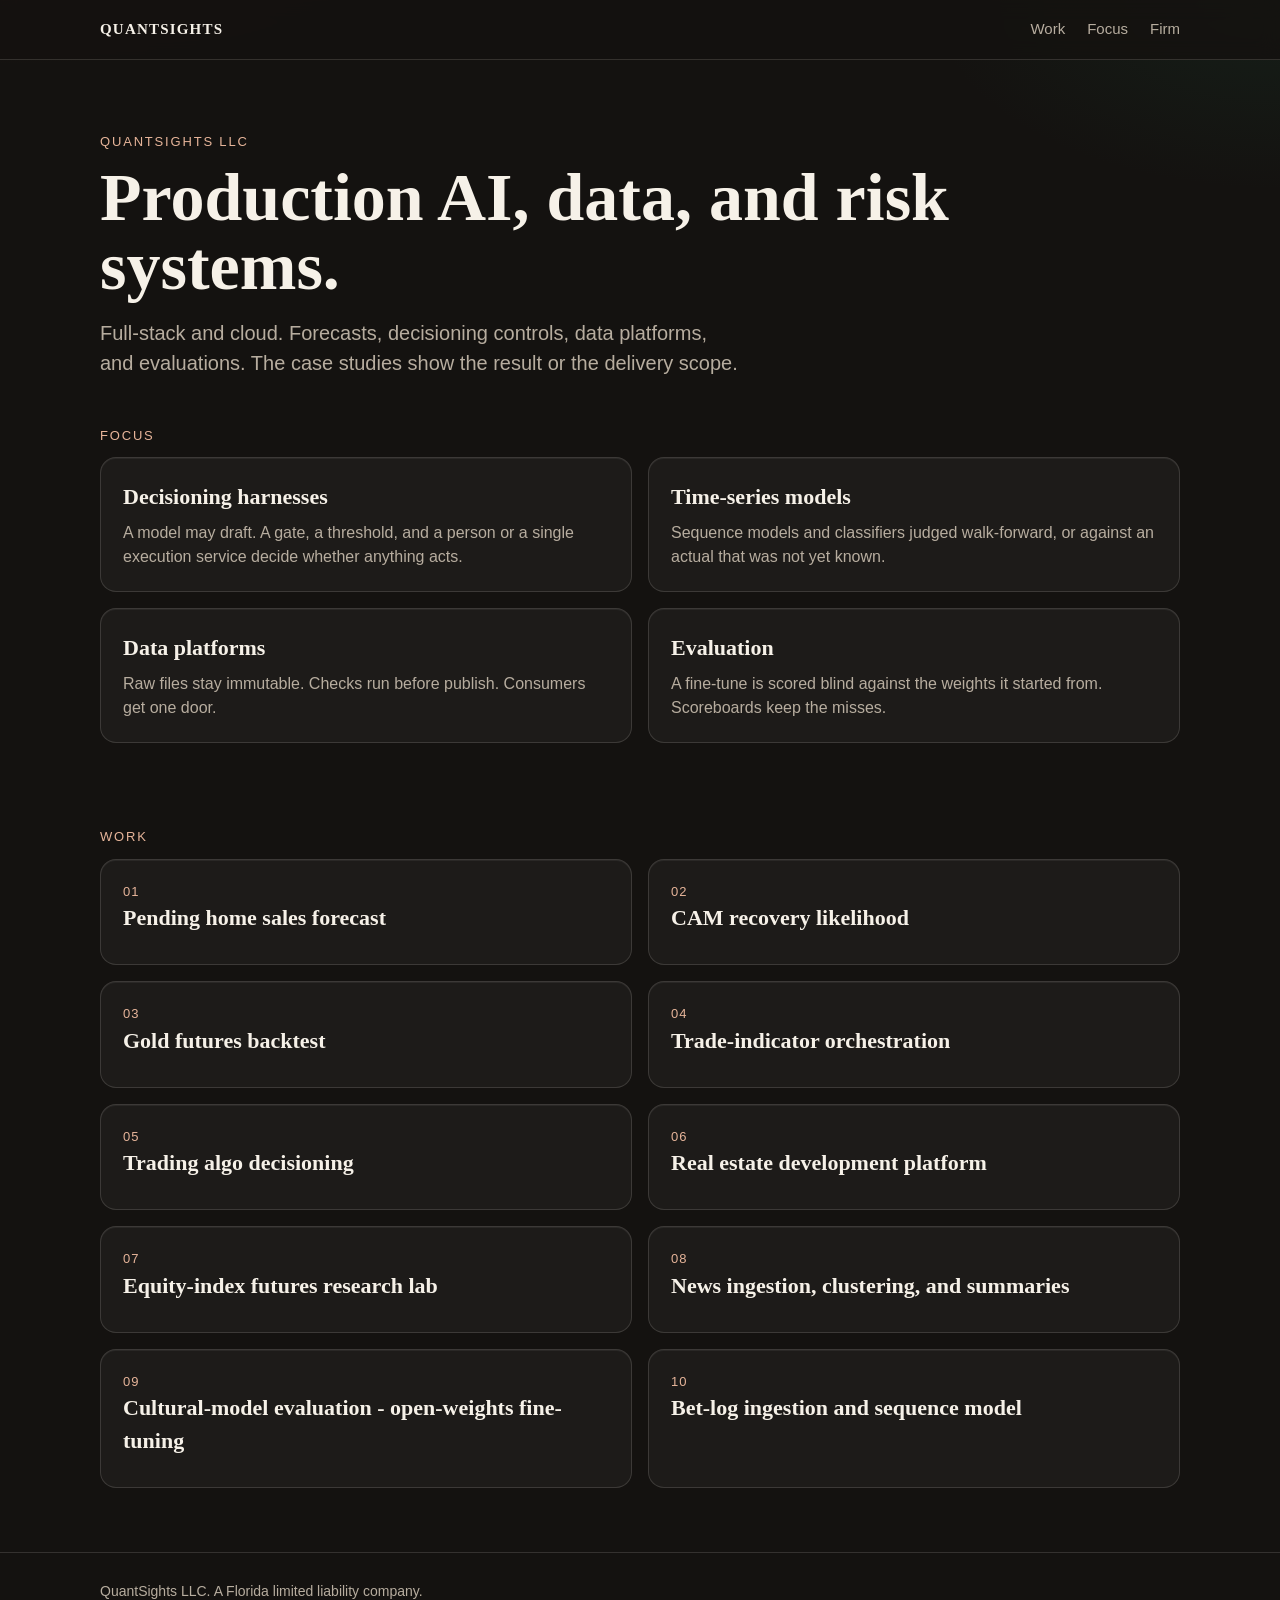
<file: index.html>
<!DOCTYPE html>
<html lang="en">
<head>
  <meta charset="utf-8" />
  <meta name="viewport" content="width=device-width, initial-scale=1" />
  <title>QuantSights LLC</title>
  <meta name="description" content="QuantSights LLC builds production AI, data, and risk systems. Case studies show the result or the delivery scope." />
  <link rel="stylesheet" href="assets/site.css" />
</head>
<body>
<header><div class="wrap bar">
      <a class="mark" href="index.html">QUANTSIGHTS</a>
      <nav>
        <a href="work/index.html">Work</a>
        <a href="focus.html">Focus</a>
        <a href="about.html">Firm</a>
      </nav>
    </div></header>
<main class="wrap">
<div class="hero"><p class="kicker">QuantSights LLC</p>
    <h1>Production AI, data, and risk systems.</h1>
    <p class="lede">Full-stack and cloud. Forecasts, decisioning controls, data platforms, and evaluations. The case studies show the result or the delivery scope.</p></div>
    <section><p class="kicker">Focus</p><div class="grid">
      <article class="card"><h2>Decisioning harnesses</h2><p>A model may draft. A gate, a threshold, and a person or a single execution service decide whether anything acts.</p></article>
      <article class="card"><h2>Time-series models</h2><p>Sequence models and classifiers judged walk-forward, or against an actual that was not yet known.</p></article>
      <article class="card"><h2>Data platforms</h2><p>Raw files stay immutable. Checks run before publish. Consumers get one door.</p></article>
      <article class="card"><h2>Evaluation</h2><p>A fine-tune is scored blind against the weights it started from. Scoreboards keep the misses.</p></article>
    </div></section>
    <section><p class="kicker">Work</p><div class="grid"><a class="study" href="work/pending-home-sales.html"><div class="num">01</div><h2>Pending home sales forecast</h2></a><a class="study" href="work/cam-recovery.html"><div class="num">02</div><h2>CAM recovery likelihood</h2></a><a class="study" href="work/gold-futures.html"><div class="num">03</div><h2>Gold futures backtest</h2></a><a class="study" href="work/trade-indicators.html"><div class="num">04</div><h2>Trade-indicator orchestration</h2></a><a class="study" href="work/trading-decisioning.html"><div class="num">05</div><h2>Trading algo decisioning</h2></a><a class="study" href="work/real-estate.html"><div class="num">06</div><h2>Real estate development platform</h2></a><a class="study" href="work/equity-index-futures.html"><div class="num">07</div><h2>Equity-index futures research lab</h2></a><a class="study" href="work/news-ingestion.html"><div class="num">08</div><h2>News ingestion, clustering, and summaries</h2></a><a class="study" href="work/open-weights.html"><div class="num">09</div><h2>Cultural-model evaluation - open-weights fine-tuning</h2></a><a class="study" href="work/bet-log.html"><div class="num">10</div><h2>Bet-log ingestion and sequence model</h2></a></div></section>
</main>
<footer><div class="wrap">QuantSights LLC. A Florida limited liability company.</div></footer>
</body>
</html>
</file>
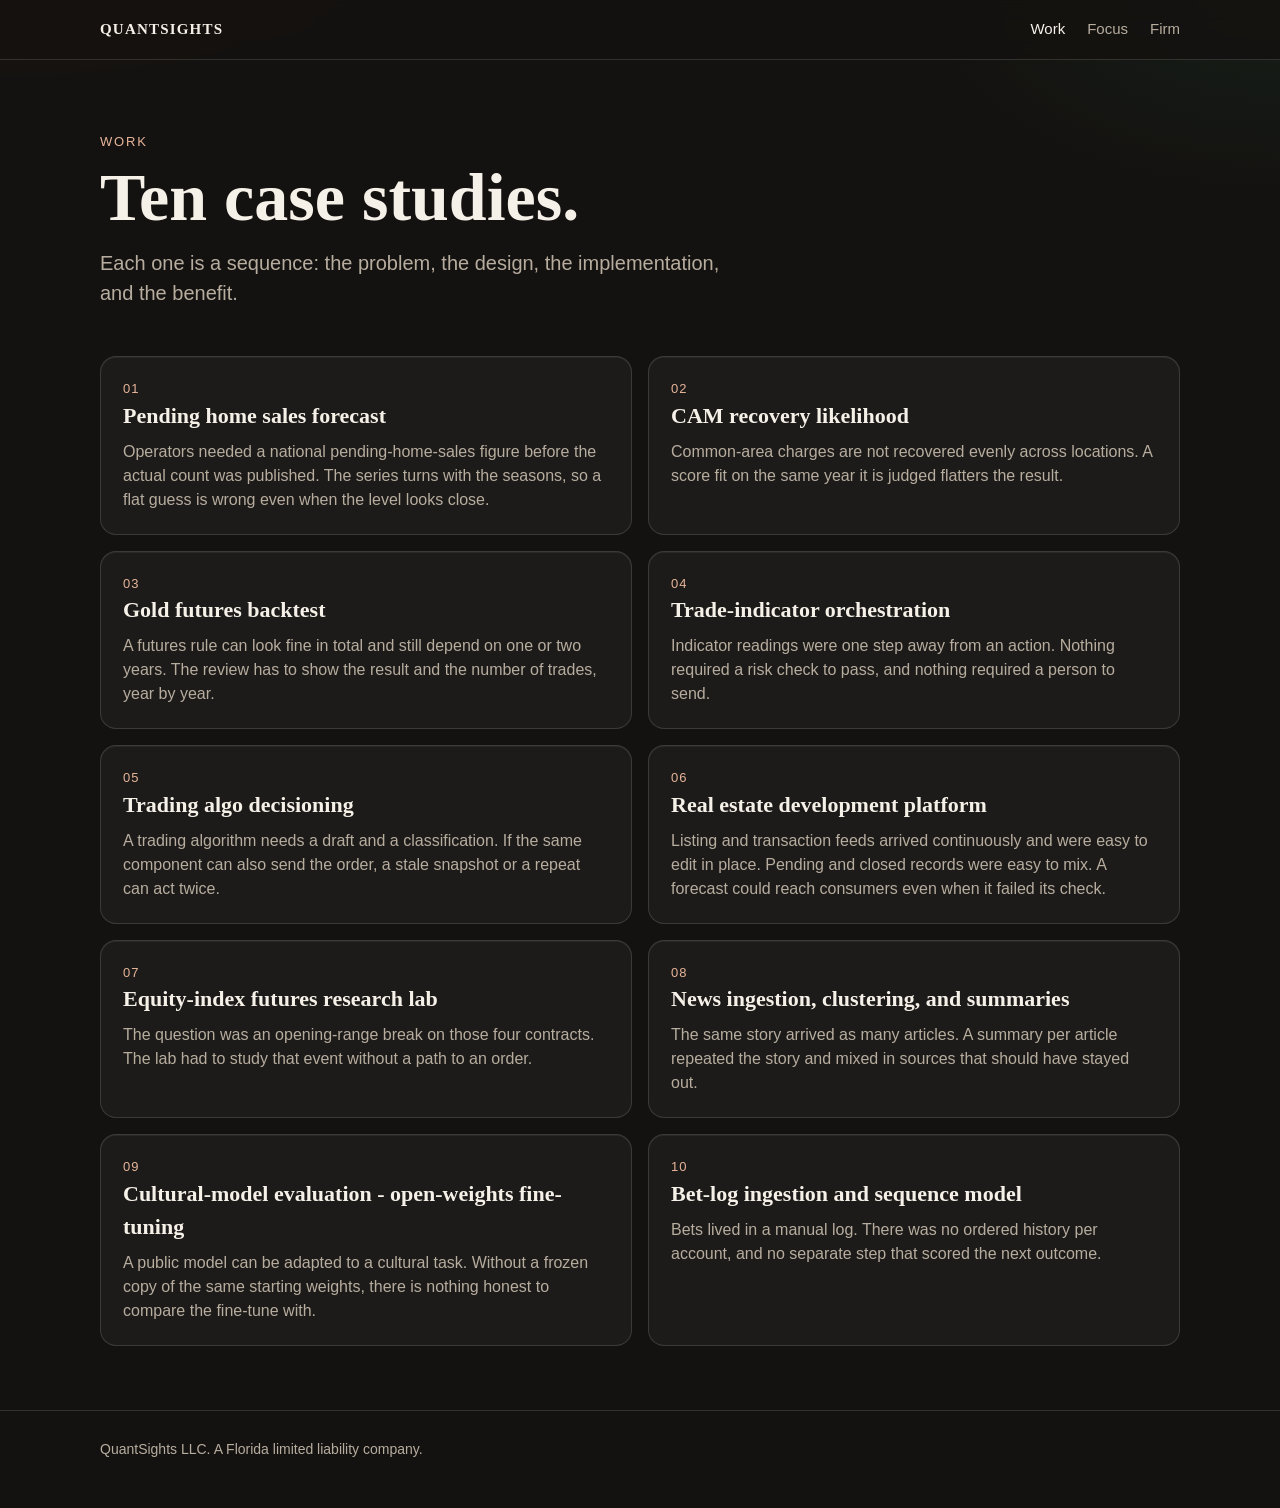
<file: work/index.html>
<!DOCTYPE html>
<html lang="en">
<head>
  <meta charset="utf-8" />
  <meta name="viewport" content="width=device-width, initial-scale=1" />
  <title>Work — QuantSights LLC</title>
  <meta name="description" content="Ten case studies from QuantSights LLC: the problem, the design, the implementation, and the benefit." />
  <link rel="stylesheet" href="../assets/site.css" />
</head>
<body>
<header><div class="wrap bar">
      <a class="mark" href="../index.html">QUANTSIGHTS</a>
      <nav>
        <a href="../work/index.html" aria-current="page">Work</a>
        <a href="../focus.html">Focus</a>
        <a href="../about.html">Firm</a>
      </nav>
    </div></header>
<main class="wrap">
<div class="hero"><p class="kicker">Work</p><h1>Ten case studies.</h1>
    <p class="lede">Each one is a sequence: the problem, the design, the implementation, and the benefit.</p></div>
    <section class="grid"><a class="study" href="pending-home-sales.html"><div class="num">01</div><h2>Pending home sales forecast</h2><p>Operators needed a national pending-home-sales figure before the actual count was published. The series turns with the seasons, so a flat guess is wrong even when the level looks close.</p></a><a class="study" href="cam-recovery.html"><div class="num">02</div><h2>CAM recovery likelihood</h2><p>Common-area charges are not recovered evenly across locations. A score fit on the same year it is judged flatters the result.</p></a><a class="study" href="gold-futures.html"><div class="num">03</div><h2>Gold futures backtest</h2><p>A futures rule can look fine in total and still depend on one or two years. The review has to show the result and the number of trades, year by year.</p></a><a class="study" href="trade-indicators.html"><div class="num">04</div><h2>Trade-indicator orchestration</h2><p>Indicator readings were one step away from an action. Nothing required a risk check to pass, and nothing required a person to send.</p></a><a class="study" href="trading-decisioning.html"><div class="num">05</div><h2>Trading algo decisioning</h2><p>A trading algorithm needs a draft and a classification. If the same component can also send the order, a stale snapshot or a repeat can act twice.</p></a><a class="study" href="real-estate.html"><div class="num">06</div><h2>Real estate development platform</h2><p>Listing and transaction feeds arrived continuously and were easy to edit in place. Pending and closed records were easy to mix. A forecast could reach consumers even when it failed its check.</p></a><a class="study" href="equity-index-futures.html"><div class="num">07</div><h2>Equity-index futures research lab</h2><p>The question was an opening-range break on those four contracts. The lab had to study that event without a path to an order.</p></a><a class="study" href="news-ingestion.html"><div class="num">08</div><h2>News ingestion, clustering, and summaries</h2><p>The same story arrived as many articles. A summary per article repeated the story and mixed in sources that should have stayed out.</p></a><a class="study" href="open-weights.html"><div class="num">09</div><h2>Cultural-model evaluation - open-weights fine-tuning</h2><p>A public model can be adapted to a cultural task. Without a frozen copy of the same starting weights, there is nothing honest to compare the fine-tune with.</p></a><a class="study" href="bet-log.html"><div class="num">10</div><h2>Bet-log ingestion and sequence model</h2><p>Bets lived in a manual log. There was no ordered history per account, and no separate step that scored the next outcome.</p></a></section>
</main>
<footer><div class="wrap">QuantSights LLC. A Florida limited liability company.</div></footer>
</body>
</html>
</file>
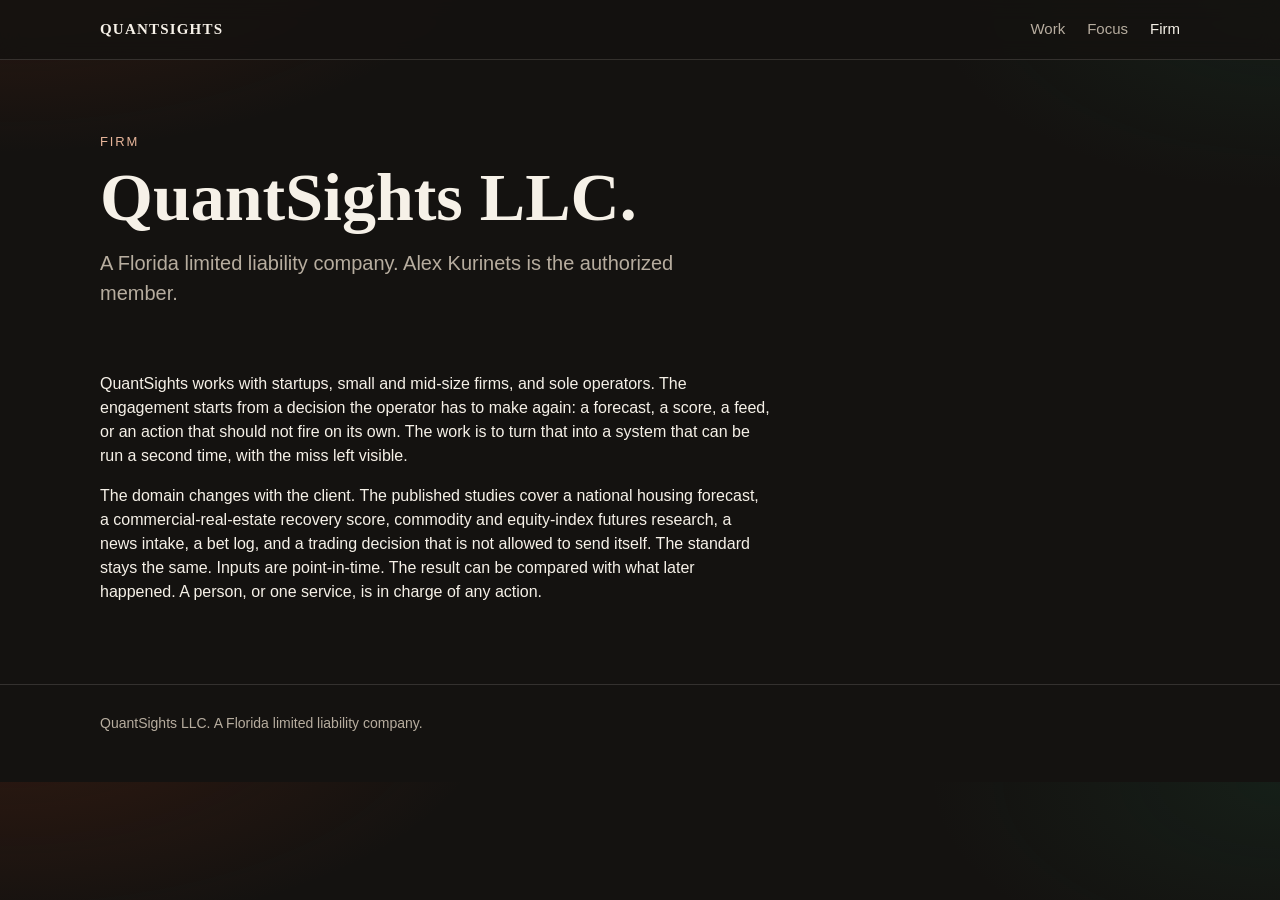
<file: about.html>
<!DOCTYPE html>
<html lang="en">
<head>
  <meta charset="utf-8" />
  <meta name="viewport" content="width=device-width, initial-scale=1" />
  <title>Firm — QuantSights LLC</title>
  <meta name="description" content="QuantSights LLC helps startups, small and mid-size firms, and sole operators turn a repeated decision into a system that can be checked." />
  <link rel="stylesheet" href="assets/site.css" />
</head>
<body>
<header><div class="wrap bar">
      <a class="mark" href="index.html">QUANTSIGHTS</a>
      <nav>
        <a href="work/index.html">Work</a>
        <a href="focus.html">Focus</a>
        <a href="about.html" aria-current="page">Firm</a>
      </nav>
    </div></header>
<main class="wrap">
<div class="hero"><p class="kicker">Firm</p><h1>QuantSights LLC.</h1>
    <p class="lede">A Florida limited liability company. Alex Kurinets is the authorized member.</p></div>
    <section>
      <p>QuantSights works with startups, small and mid-size firms, and sole operators. The engagement starts from a decision the operator has to make again: a forecast, a score, a feed, or an action that should not fire on its own. The work is to turn that into a system that can be run a second time, with the miss left visible.</p>
      <p>The domain changes with the client. The published studies cover a national housing forecast, a commercial-real-estate recovery score, commodity and equity-index futures research, a news intake, a bet log, and a trading decision that is not allowed to send itself. The standard stays the same. Inputs are point-in-time. The result can be compared with what later happened. A person, or one service, is in charge of any action.</p>
    </section>
</main>
<footer><div class="wrap">QuantSights LLC. A Florida limited liability company.</div></footer>
</body>
</html>
</file>
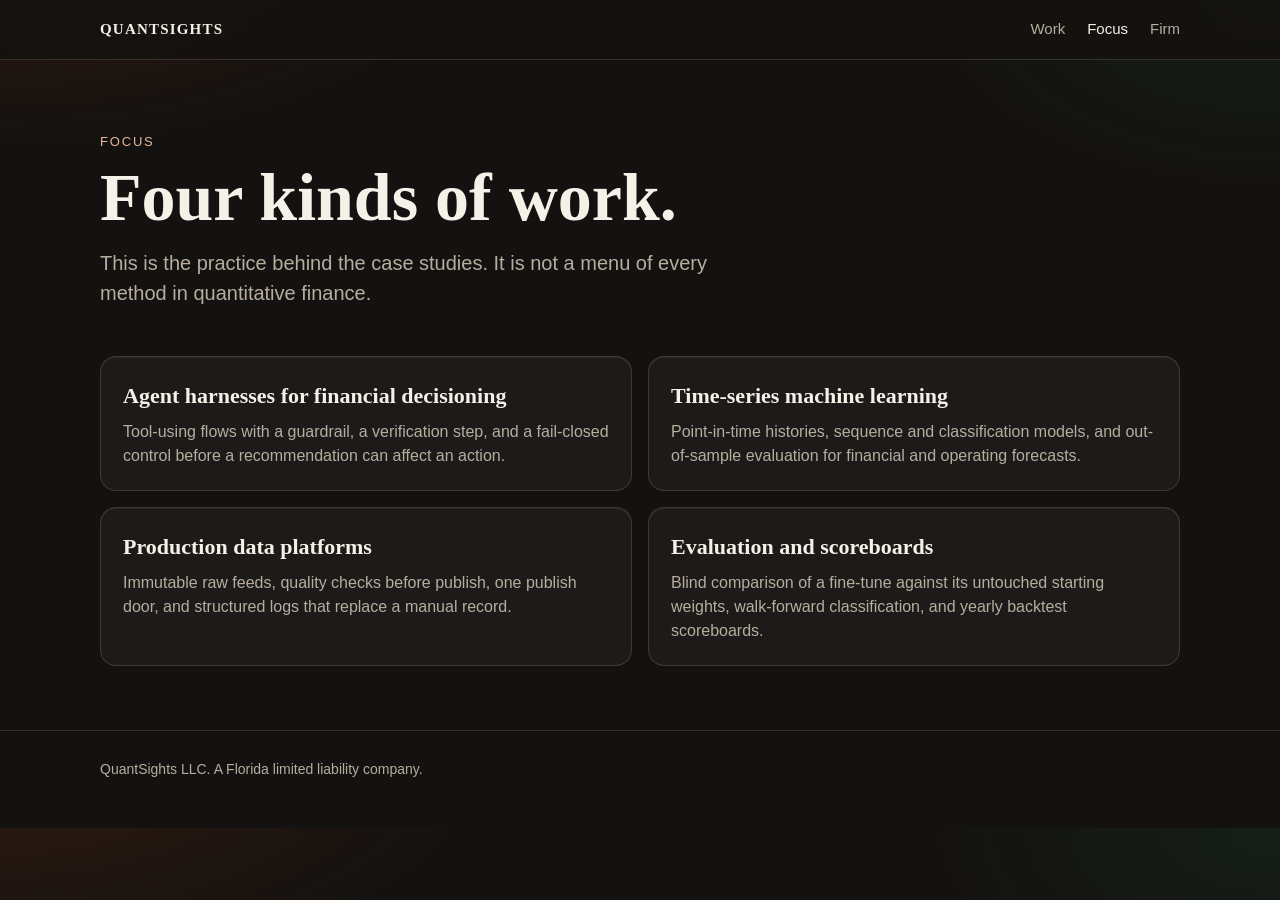
<file: focus.html>
<!DOCTYPE html>
<html lang="en">
<head>
  <meta charset="utf-8" />
  <meta name="viewport" content="width=device-width, initial-scale=1" />
  <title>Focus — QuantSights LLC</title>
  <meta name="description" content="QuantSights LLC focuses on decisioning harnesses, time-series models, production data platforms, and evaluation." />
  <link rel="stylesheet" href="assets/site.css" />
</head>
<body>
<header><div class="wrap bar">
      <a class="mark" href="index.html">QUANTSIGHTS</a>
      <nav>
        <a href="work/index.html">Work</a>
        <a href="focus.html" aria-current="page">Focus</a>
        <a href="about.html">Firm</a>
      </nav>
    </div></header>
<main class="wrap">
<div class="hero"><p class="kicker">Focus</p><h1>Four kinds of work.</h1>
    <p class="lede">This is the practice behind the case studies. It is not a menu of every method in quantitative finance.</p></div>
    <section class="grid">
      <article class="card"><h2>Agent harnesses for financial decisioning</h2><p>Tool-using flows with a guardrail, a verification step, and a fail-closed control before a recommendation can affect an action.</p></article>
      <article class="card"><h2>Time-series machine learning</h2><p>Point-in-time histories, sequence and classification models, and out-of-sample evaluation for financial and operating forecasts.</p></article>
      <article class="card"><h2>Production data platforms</h2><p>Immutable raw feeds, quality checks before publish, one publish door, and structured logs that replace a manual record.</p></article>
      <article class="card"><h2>Evaluation and scoreboards</h2><p>Blind comparison of a fine-tune against its untouched starting weights, walk-forward classification, and yearly backtest scoreboards.</p></article>
    </section>

</main>
<footer><div class="wrap">QuantSights LLC. A Florida limited liability company.</div></footer>
</body>
</html>
</file>
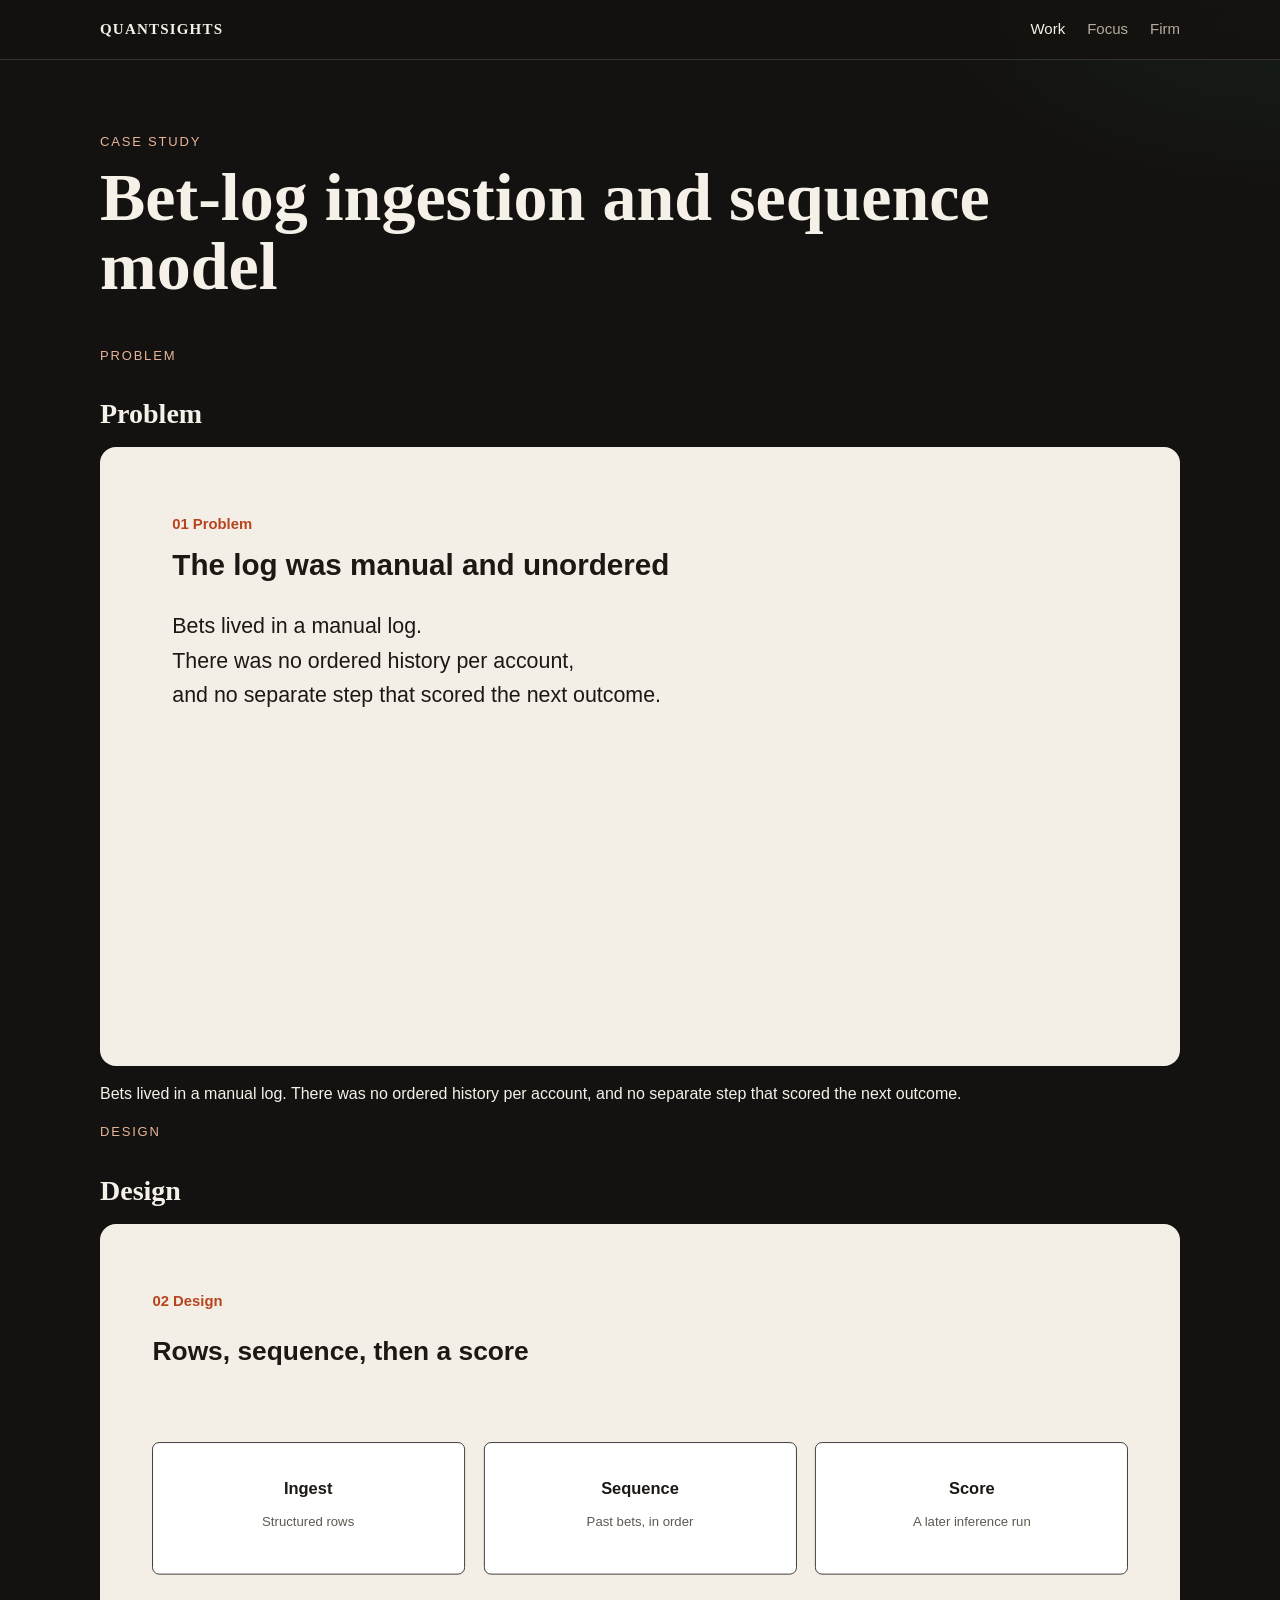
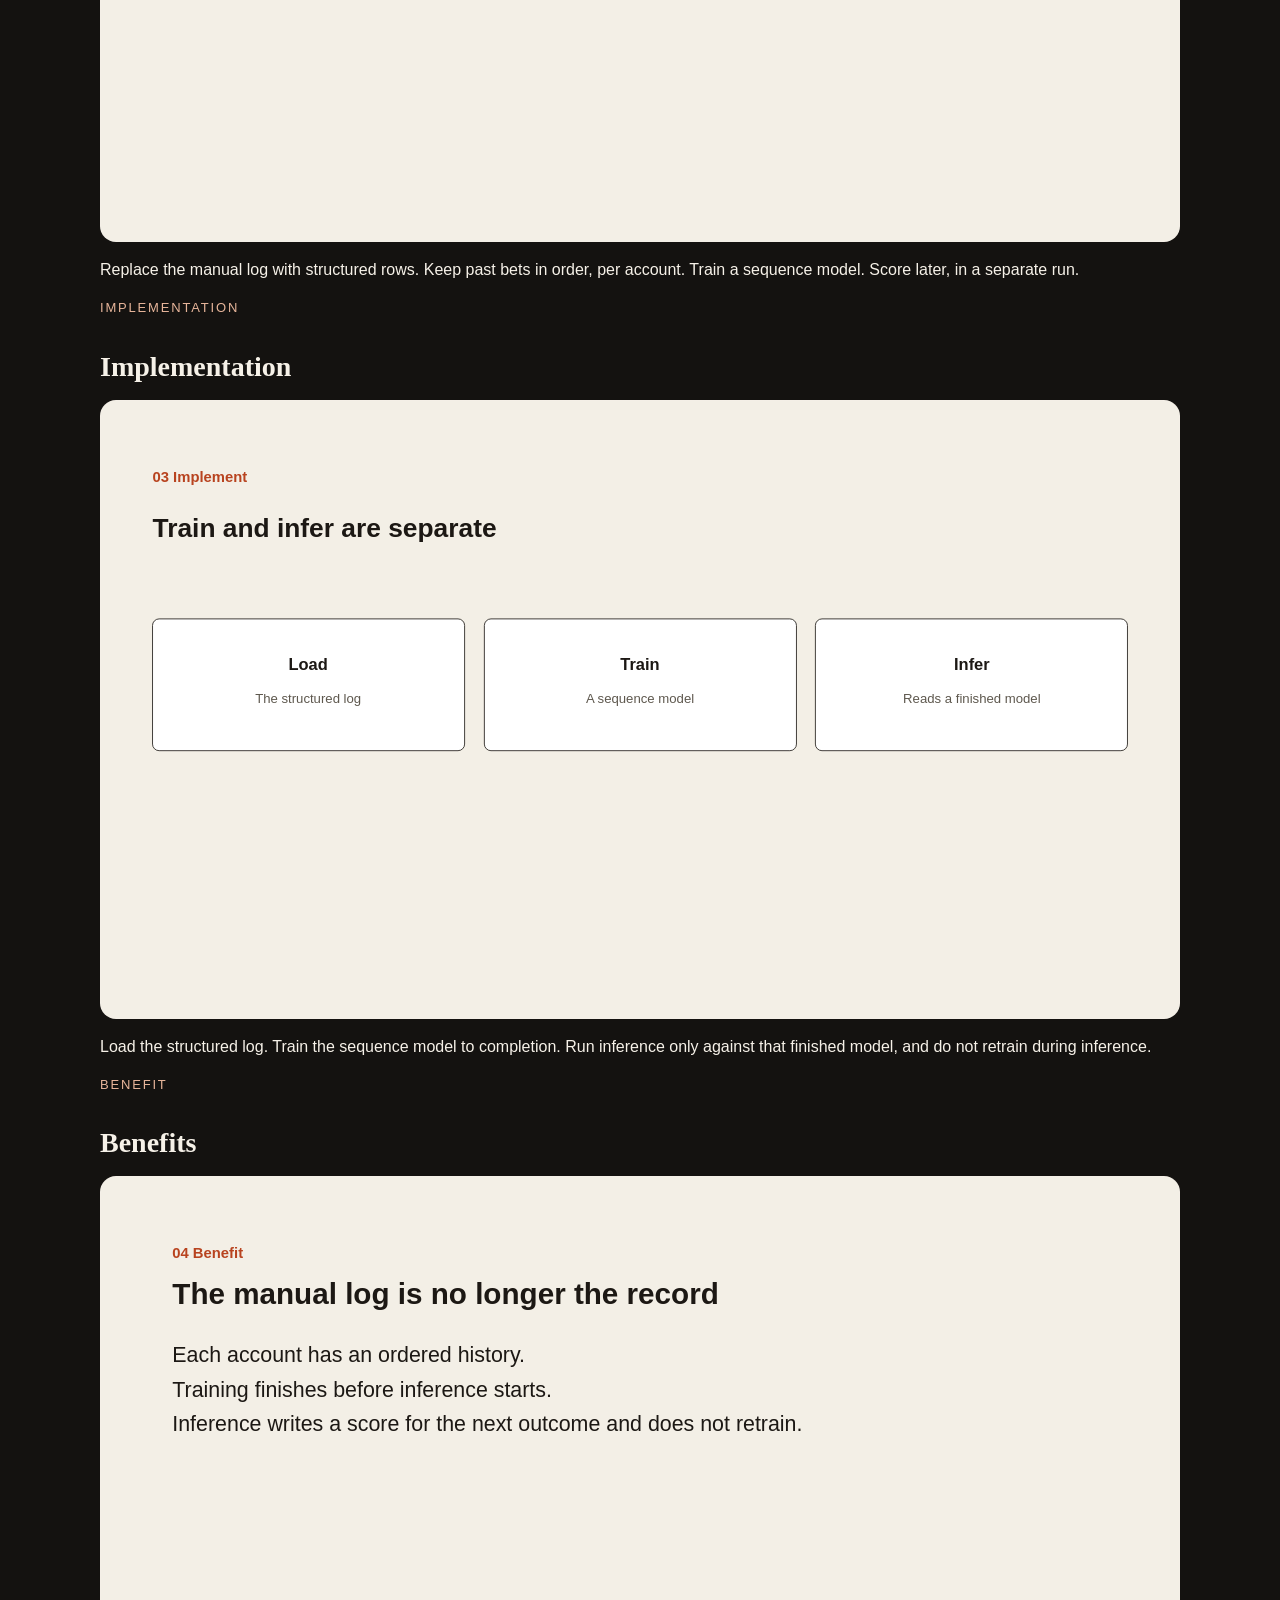
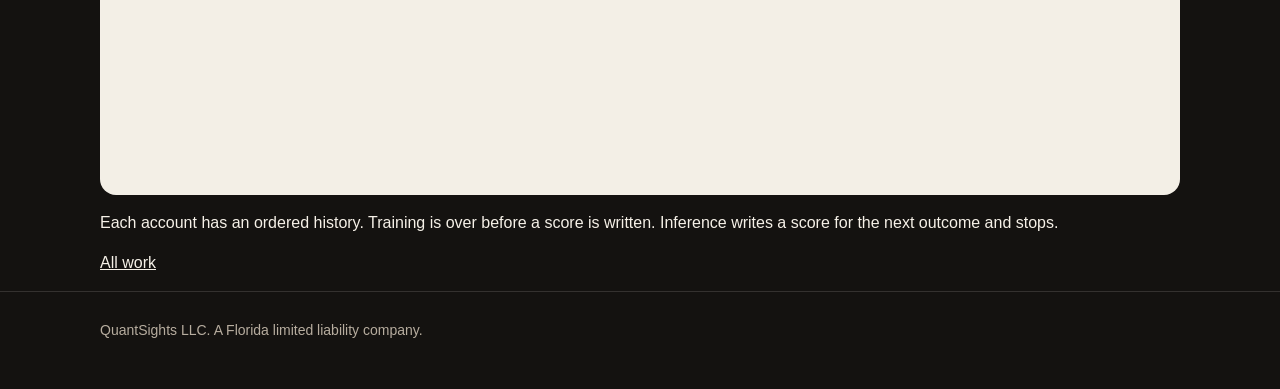
<file: work/bet-log.html>
<!DOCTYPE html>
<html lang="en">
<head>
  <meta charset="utf-8" />
  <meta name="viewport" content="width=device-width, initial-scale=1" />
  <title>Bet-log ingestion and sequence model — QuantSights LLC</title>
  <meta name="description" content="Bets lived in a manual log. There was no ordered history per account, and no separate step that scored the next outcome." />
  <link rel="stylesheet" href="../assets/site.css" />
</head>
<body>
<header><div class="wrap bar">
      <a class="mark" href="../index.html">QUANTSIGHTS</a>
      <nav>
        <a href="../work/index.html" aria-current="page">Work</a>
        <a href="../focus.html">Focus</a>
        <a href="../about.html">Firm</a>
      </nav>
    </div></header>
<main class="wrap">
<div class="hero"><p class="kicker">Case study</p><h1>Bet-log ingestion and sequence model</h1></div>
    <article class="beat">
          <p class="kicker">Problem</p>
          <h2>Problem</h2>
          <div class="figure"><img src="../assets/studies/10-bet-log/01-problem.svg" alt="Problem for Bet-log ingestion and sequence model" /></div>
          <p>Bets lived in a manual log. There was no ordered history per account, and no separate step that scored the next outcome.</p>
        </article><article class="beat">
          <p class="kicker">Design</p>
          <h2>Design</h2>
          <div class="figure"><img src="../assets/studies/10-bet-log/02-design.svg" alt="Design for Bet-log ingestion and sequence model" /></div>
          <p>Replace the manual log with structured rows. Keep past bets in order, per account. Train a sequence model. Score later, in a separate run.</p>
        </article><article class="beat">
          <p class="kicker">Implementation</p>
          <h2>Implementation</h2>
          <div class="figure"><img src="../assets/studies/10-bet-log/03-implement.svg" alt="Implementation for Bet-log ingestion and sequence model" /></div>
          <p>Load the structured log. Train the sequence model to completion. Run inference only against that finished model, and do not retrain during inference.</p>
        </article><article class="beat">
          <p class="kicker">Benefit</p>
          <h2>Benefits</h2>
          <div class="figure"><img src="../assets/studies/10-bet-log/04-benefit.svg" alt="Benefit for Bet-log ingestion and sequence model" /></div>
          <p>Each account has an ordered history. Training is over before a score is written. Inference writes a score for the next outcome and stops.</p>
        </article>
    <p><a href="index.html">All work</a></p>
</main>
<footer><div class="wrap">QuantSights LLC. A Florida limited liability company.</div></footer>
</body>
</html>
</file>
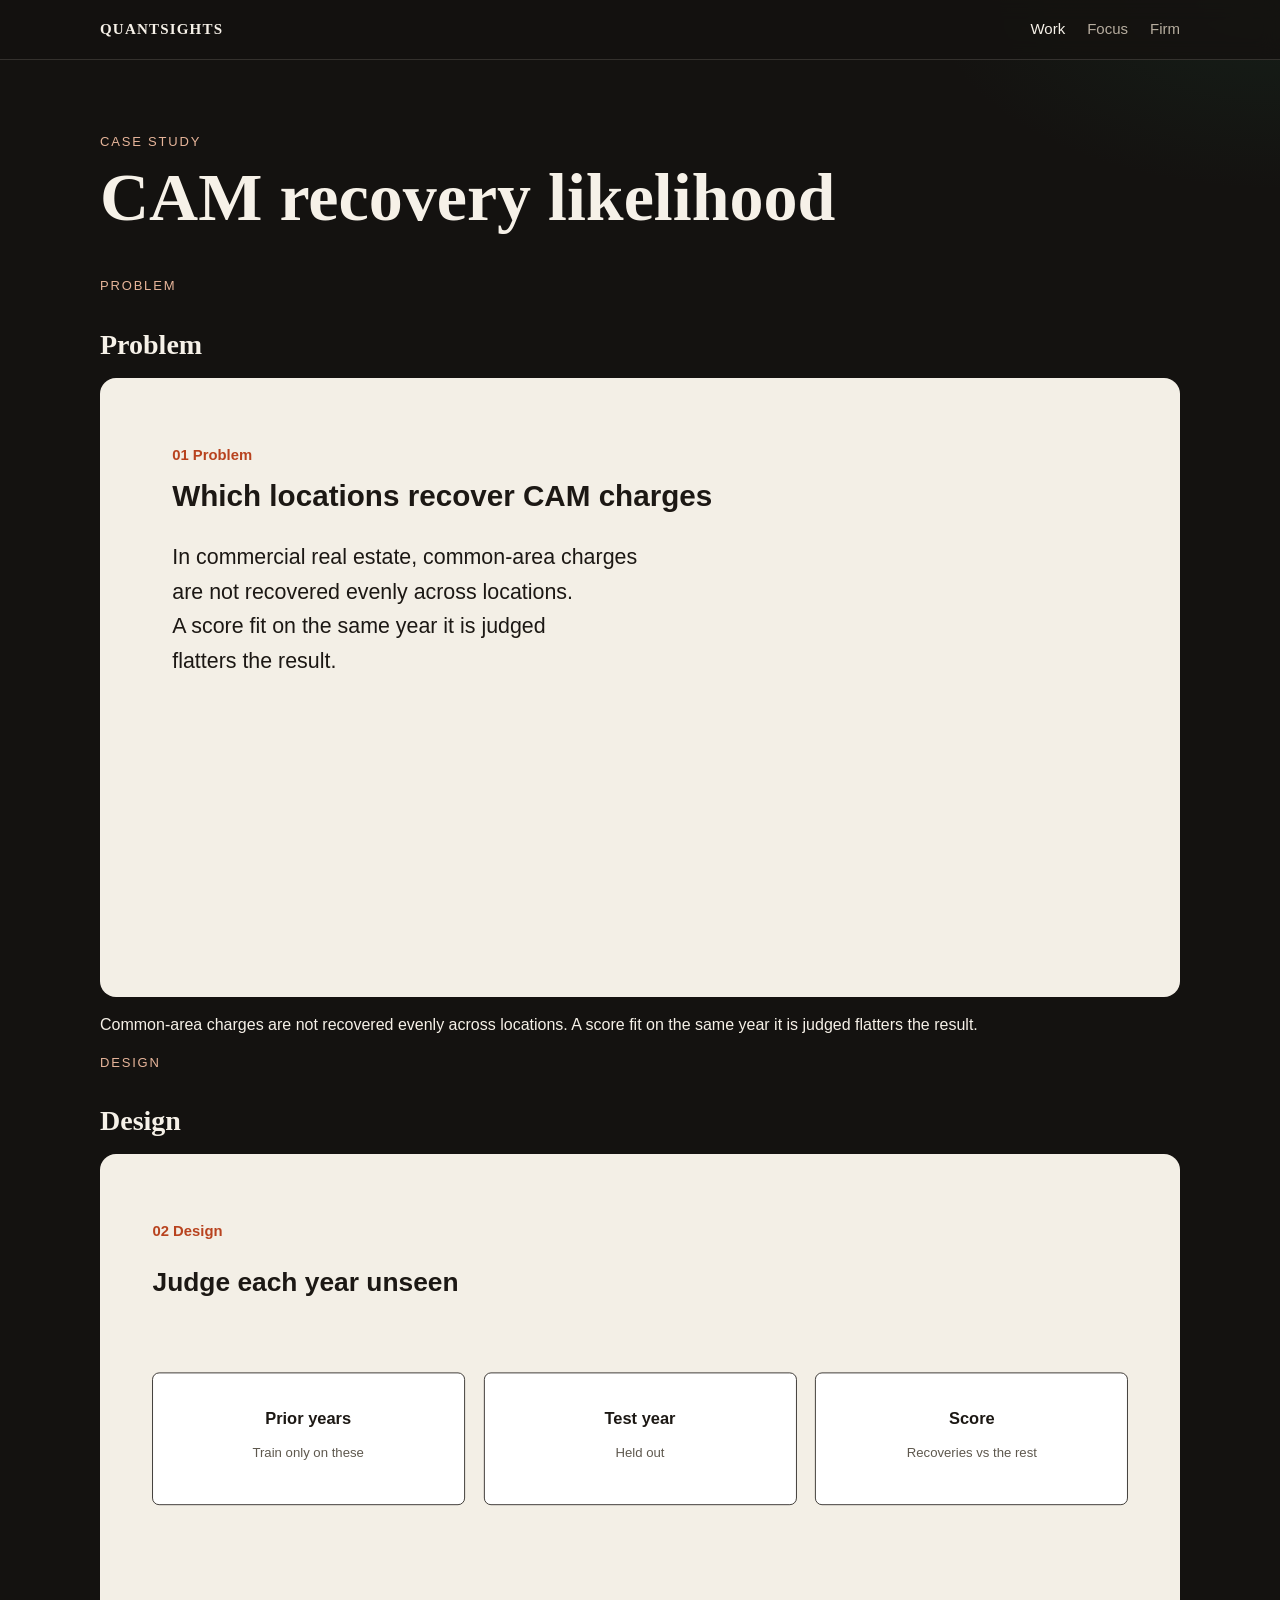
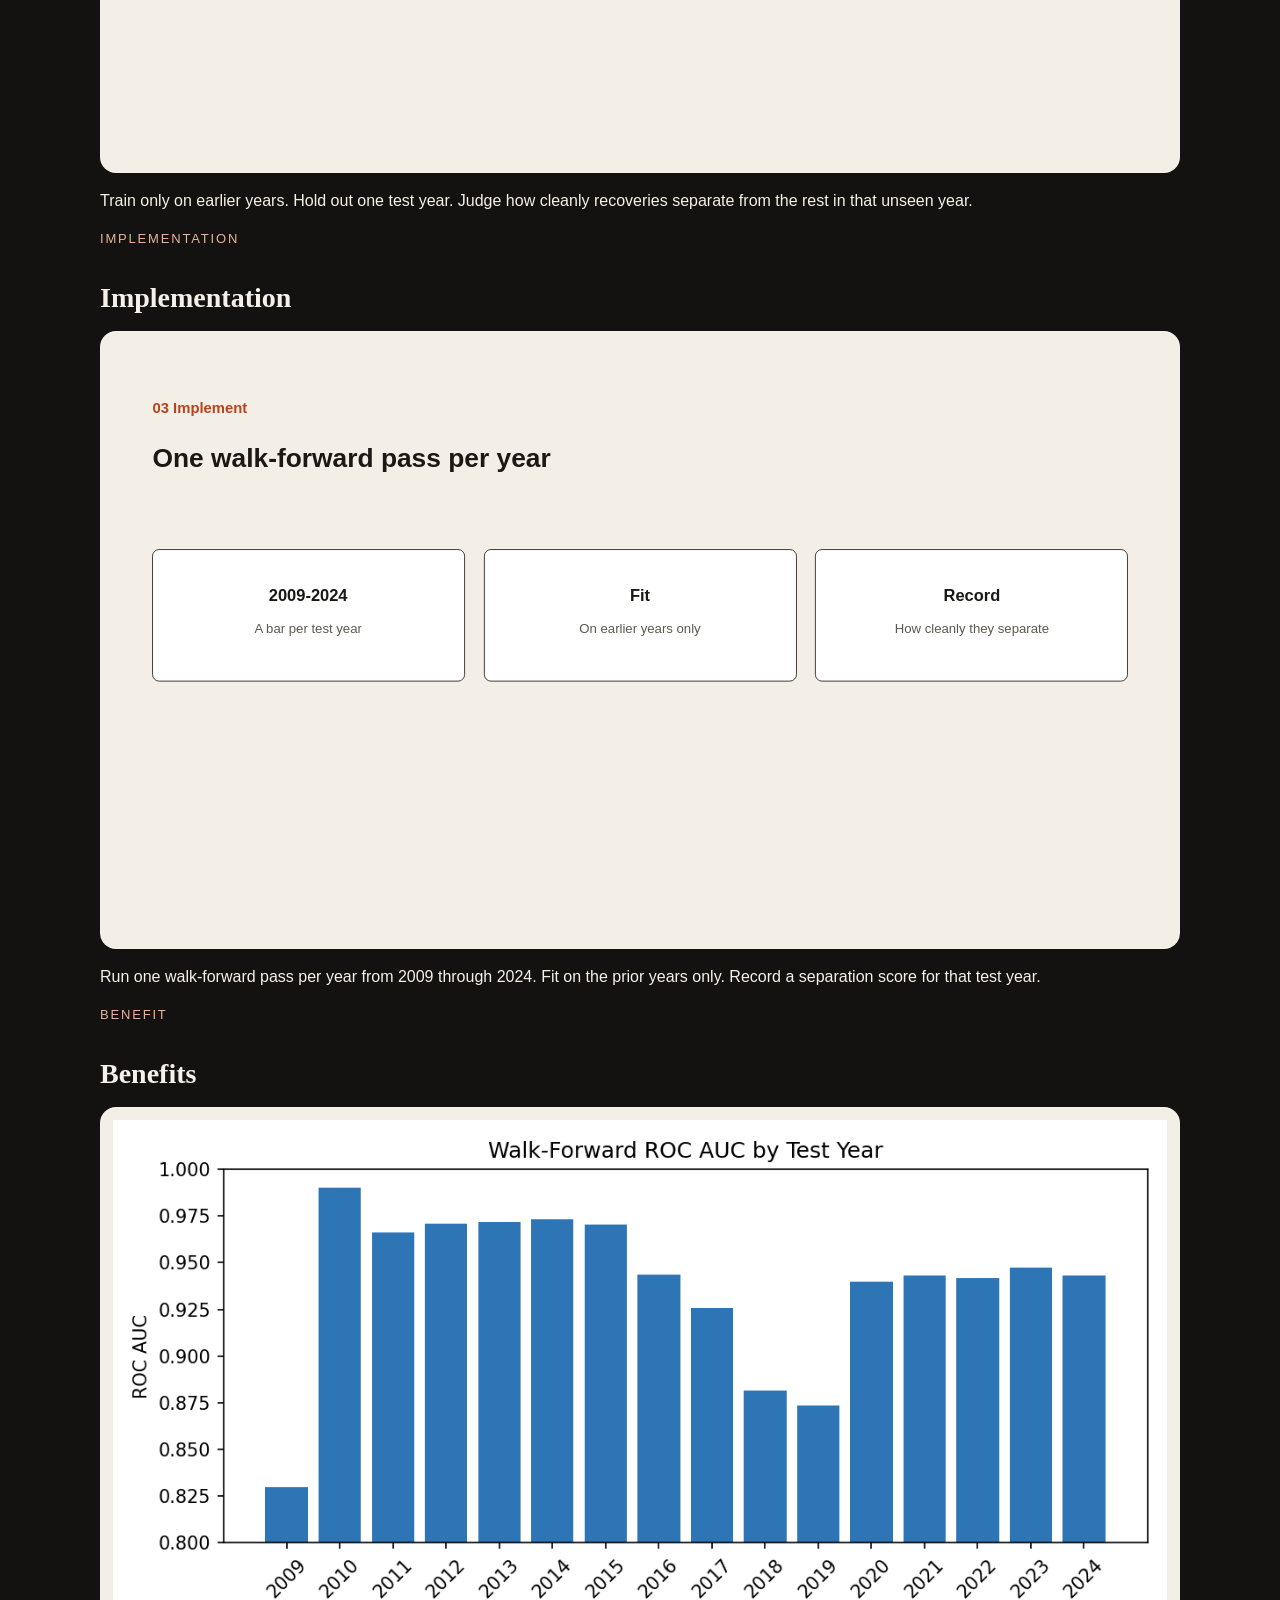
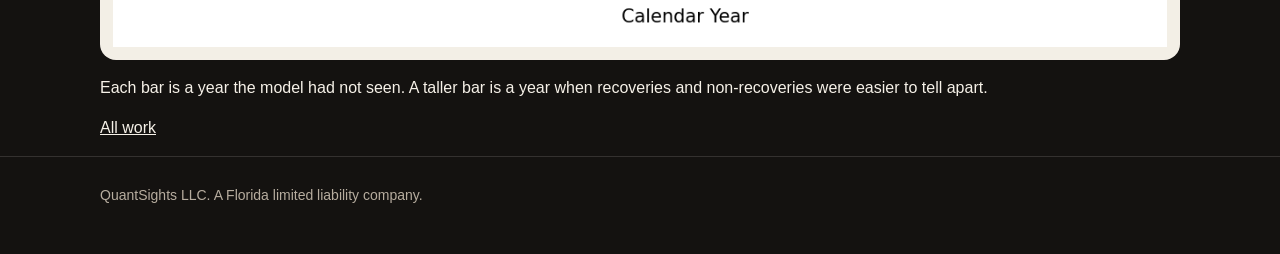
<file: work/cam-recovery.html>
<!DOCTYPE html>
<html lang="en">
<head>
  <meta charset="utf-8" />
  <meta name="viewport" content="width=device-width, initial-scale=1" />
  <title>CAM recovery likelihood — QuantSights LLC</title>
  <meta name="description" content="Common-area charges are not recovered evenly across locations. A score fit on the same year it is judged flatters the result." />
  <link rel="stylesheet" href="../assets/site.css" />
</head>
<body>
<header><div class="wrap bar">
      <a class="mark" href="../index.html">QUANTSIGHTS</a>
      <nav>
        <a href="../work/index.html" aria-current="page">Work</a>
        <a href="../focus.html">Focus</a>
        <a href="../about.html">Firm</a>
      </nav>
    </div></header>
<main class="wrap">
<div class="hero"><p class="kicker">Case study</p><h1>CAM recovery likelihood</h1></div>
    <article class="beat">
          <p class="kicker">Problem</p>
          <h2>Problem</h2>
          <div class="figure"><img src="../assets/studies/02-cam-recovery/01-problem.svg" alt="Problem for CAM recovery likelihood" /></div>
          <p>Common-area charges are not recovered evenly across locations. A score fit on the same year it is judged flatters the result.</p>
        </article><article class="beat">
          <p class="kicker">Design</p>
          <h2>Design</h2>
          <div class="figure"><img src="../assets/studies/02-cam-recovery/02-design.svg" alt="Design for CAM recovery likelihood" /></div>
          <p>Train only on earlier years. Hold out one test year. Judge how cleanly recoveries separate from the rest in that unseen year.</p>
        </article><article class="beat">
          <p class="kicker">Implementation</p>
          <h2>Implementation</h2>
          <div class="figure"><img src="../assets/studies/02-cam-recovery/03-implement.svg" alt="Implementation for CAM recovery likelihood" /></div>
          <p>Run one walk-forward pass per year from 2009 through 2024. Fit on the prior years only. Record a separation score for that test year.</p>
        </article><article class="beat">
          <p class="kicker">Benefit</p>
          <h2>Benefits</h2>
          <div class="figure"><img src="../assets/studies/02-cam-recovery/benefits.png" alt="Benefit for CAM recovery likelihood" /></div>
          <p>Each bar is a year the model had not seen. A taller bar is a year when recoveries and non-recoveries were easier to tell apart.</p>
        </article>
    <p><a href="index.html">All work</a></p>
</main>
<footer><div class="wrap">QuantSights LLC. A Florida limited liability company.</div></footer>
</body>
</html>
</file>
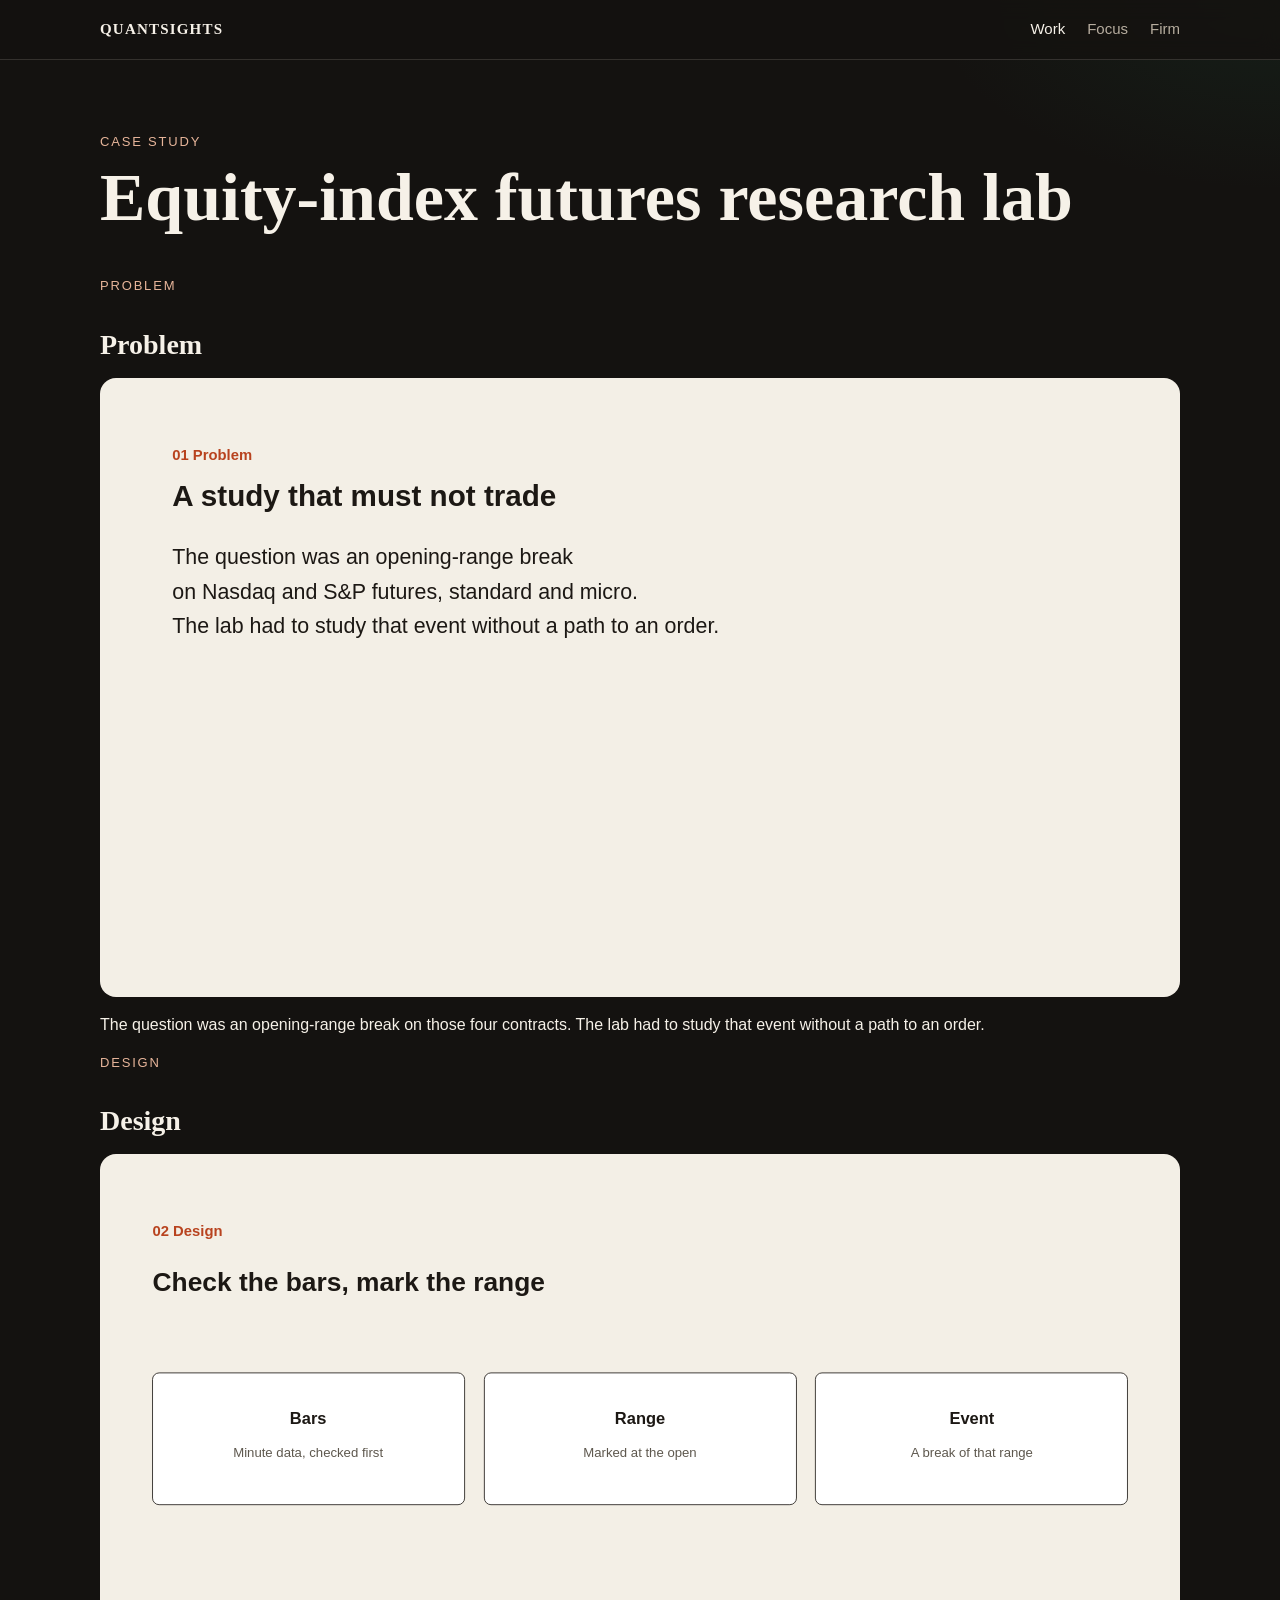
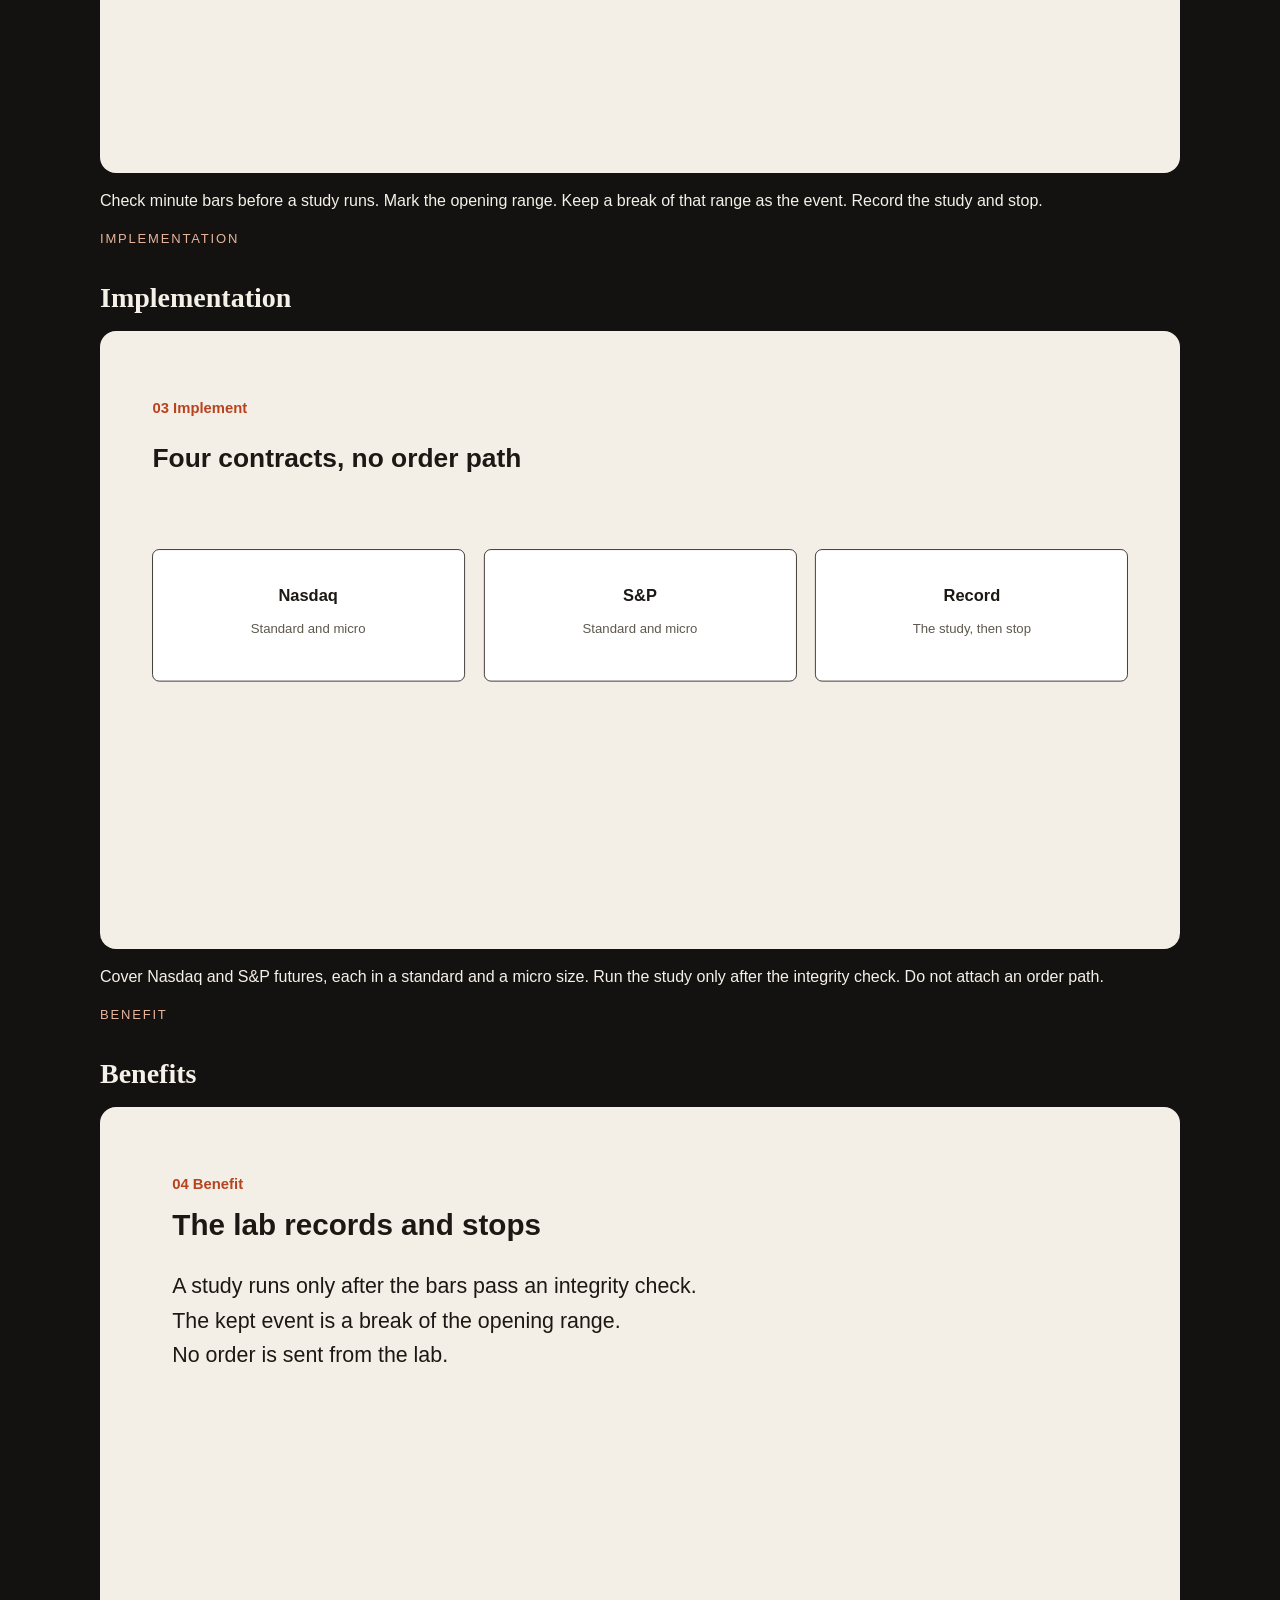
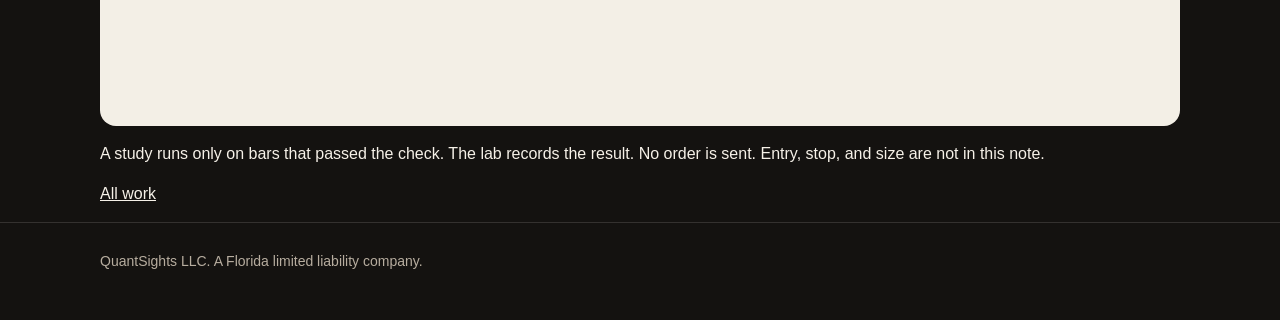
<file: work/equity-index-futures.html>
<!DOCTYPE html>
<html lang="en">
<head>
  <meta charset="utf-8" />
  <meta name="viewport" content="width=device-width, initial-scale=1" />
  <title>Equity-index futures research lab — QuantSights LLC</title>
  <meta name="description" content="The question was an opening-range break on those four contracts. The lab had to study that event without a path to an order." />
  <link rel="stylesheet" href="../assets/site.css" />
</head>
<body>
<header><div class="wrap bar">
      <a class="mark" href="../index.html">QUANTSIGHTS</a>
      <nav>
        <a href="../work/index.html" aria-current="page">Work</a>
        <a href="../focus.html">Focus</a>
        <a href="../about.html">Firm</a>
      </nav>
    </div></header>
<main class="wrap">
<div class="hero"><p class="kicker">Case study</p><h1>Equity-index futures research lab</h1></div>
    <article class="beat">
          <p class="kicker">Problem</p>
          <h2>Problem</h2>
          <div class="figure"><img src="../assets/studies/07-equity-index-futures/01-problem.svg" alt="Problem for Equity-index futures research lab" /></div>
          <p>The question was an opening-range break on those four contracts. The lab had to study that event without a path to an order.</p>
        </article><article class="beat">
          <p class="kicker">Design</p>
          <h2>Design</h2>
          <div class="figure"><img src="../assets/studies/07-equity-index-futures/02-design.svg" alt="Design for Equity-index futures research lab" /></div>
          <p>Check minute bars before a study runs. Mark the opening range. Keep a break of that range as the event. Record the study and stop.</p>
        </article><article class="beat">
          <p class="kicker">Implementation</p>
          <h2>Implementation</h2>
          <div class="figure"><img src="../assets/studies/07-equity-index-futures/03-implement.svg" alt="Implementation for Equity-index futures research lab" /></div>
          <p>Cover Nasdaq and S&P futures, each in a standard and a micro size. Run the study only after the integrity check. Do not attach an order path.</p>
        </article><article class="beat">
          <p class="kicker">Benefit</p>
          <h2>Benefits</h2>
          <div class="figure"><img src="../assets/studies/07-equity-index-futures/04-benefit.svg" alt="Benefit for Equity-index futures research lab" /></div>
          <p>A study runs only on bars that passed the check. The lab records the result. No order is sent. Entry, stop, and size are not in this note.</p>
        </article>
    <p><a href="index.html">All work</a></p>
</main>
<footer><div class="wrap">QuantSights LLC. A Florida limited liability company.</div></footer>
</body>
</html>
</file>
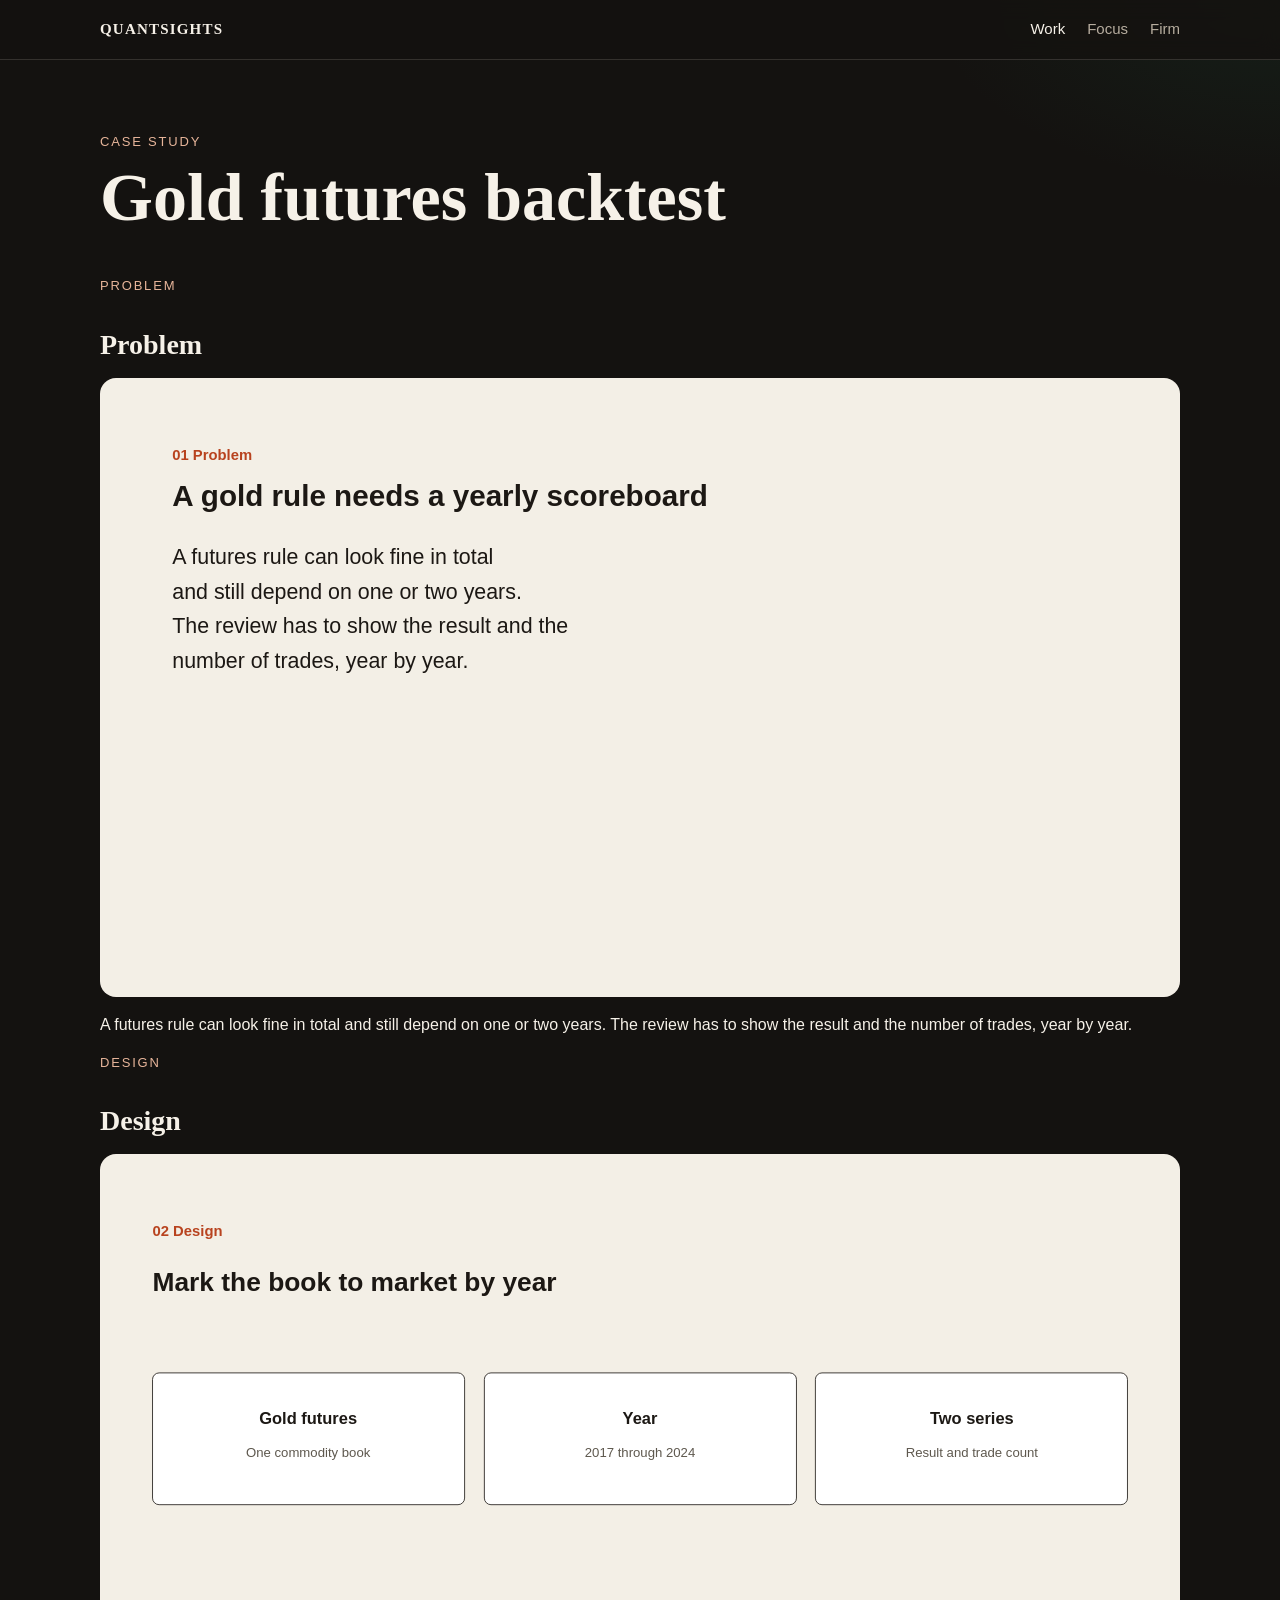
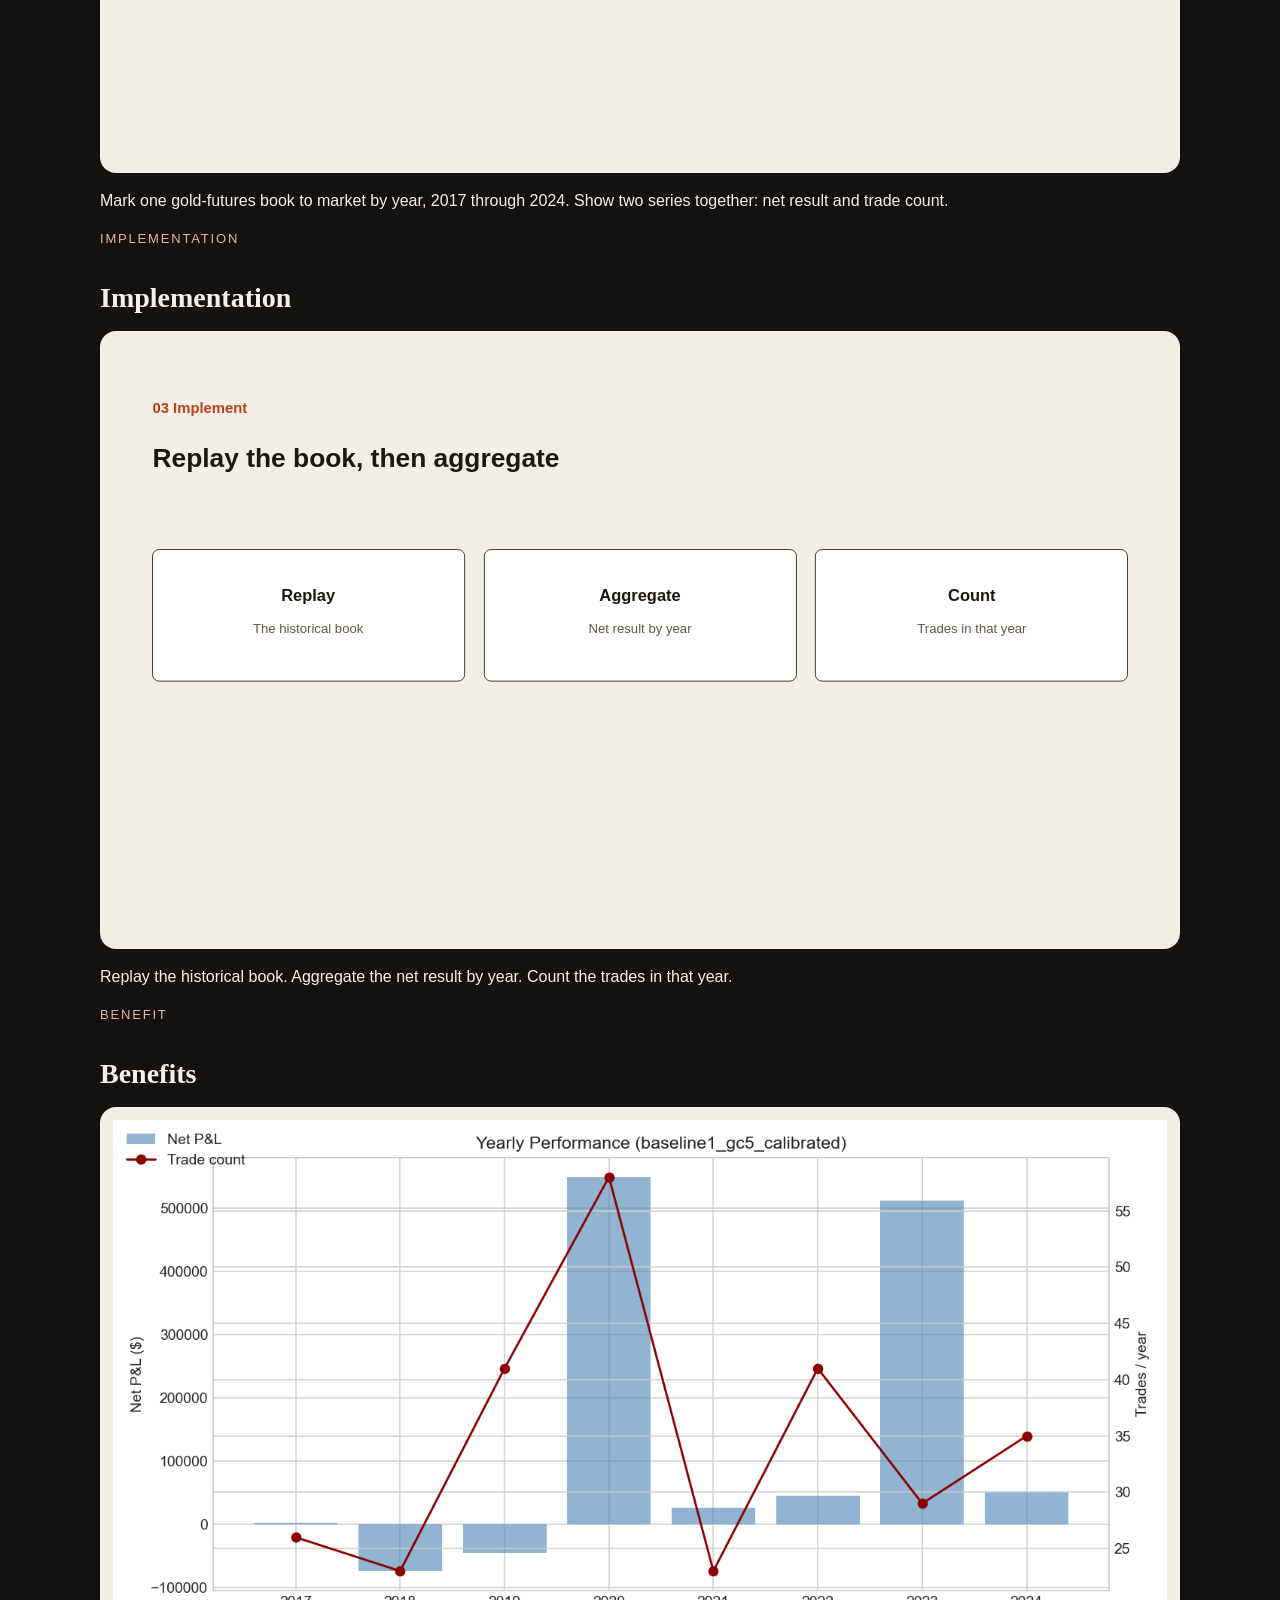
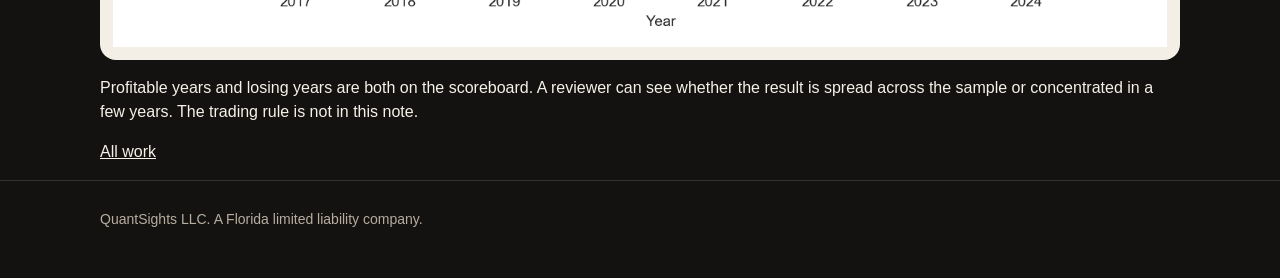
<file: work/gold-futures.html>
<!DOCTYPE html>
<html lang="en">
<head>
  <meta charset="utf-8" />
  <meta name="viewport" content="width=device-width, initial-scale=1" />
  <title>Gold futures backtest — QuantSights LLC</title>
  <meta name="description" content="A futures rule can look fine in total and still depend on one or two years. The review has to show the result and the number of trades, year by year." />
  <link rel="stylesheet" href="../assets/site.css" />
</head>
<body>
<header><div class="wrap bar">
      <a class="mark" href="../index.html">QUANTSIGHTS</a>
      <nav>
        <a href="../work/index.html" aria-current="page">Work</a>
        <a href="../focus.html">Focus</a>
        <a href="../about.html">Firm</a>
      </nav>
    </div></header>
<main class="wrap">
<div class="hero"><p class="kicker">Case study</p><h1>Gold futures backtest</h1></div>
    <article class="beat">
          <p class="kicker">Problem</p>
          <h2>Problem</h2>
          <div class="figure"><img src="../assets/studies/03-gold-futures/01-problem.svg" alt="Problem for Gold futures backtest" /></div>
          <p>A futures rule can look fine in total and still depend on one or two years. The review has to show the result and the number of trades, year by year.</p>
        </article><article class="beat">
          <p class="kicker">Design</p>
          <h2>Design</h2>
          <div class="figure"><img src="../assets/studies/03-gold-futures/02-design.svg" alt="Design for Gold futures backtest" /></div>
          <p>Mark one gold-futures book to market by year, 2017 through 2024. Show two series together: net result and trade count.</p>
        </article><article class="beat">
          <p class="kicker">Implementation</p>
          <h2>Implementation</h2>
          <div class="figure"><img src="../assets/studies/03-gold-futures/03-implement.svg" alt="Implementation for Gold futures backtest" /></div>
          <p>Replay the historical book. Aggregate the net result by year. Count the trades in that year.</p>
        </article><article class="beat">
          <p class="kicker">Benefit</p>
          <h2>Benefits</h2>
          <div class="figure"><img src="../assets/studies/03-gold-futures/benefits.png" alt="Benefit for Gold futures backtest" /></div>
          <p>Profitable years and losing years are both on the scoreboard. A reviewer can see whether the result is spread across the sample or concentrated in a few years. The trading rule is not in this note.</p>
        </article>
    <p><a href="index.html">All work</a></p>
</main>
<footer><div class="wrap">QuantSights LLC. A Florida limited liability company.</div></footer>
</body>
</html>
</file>
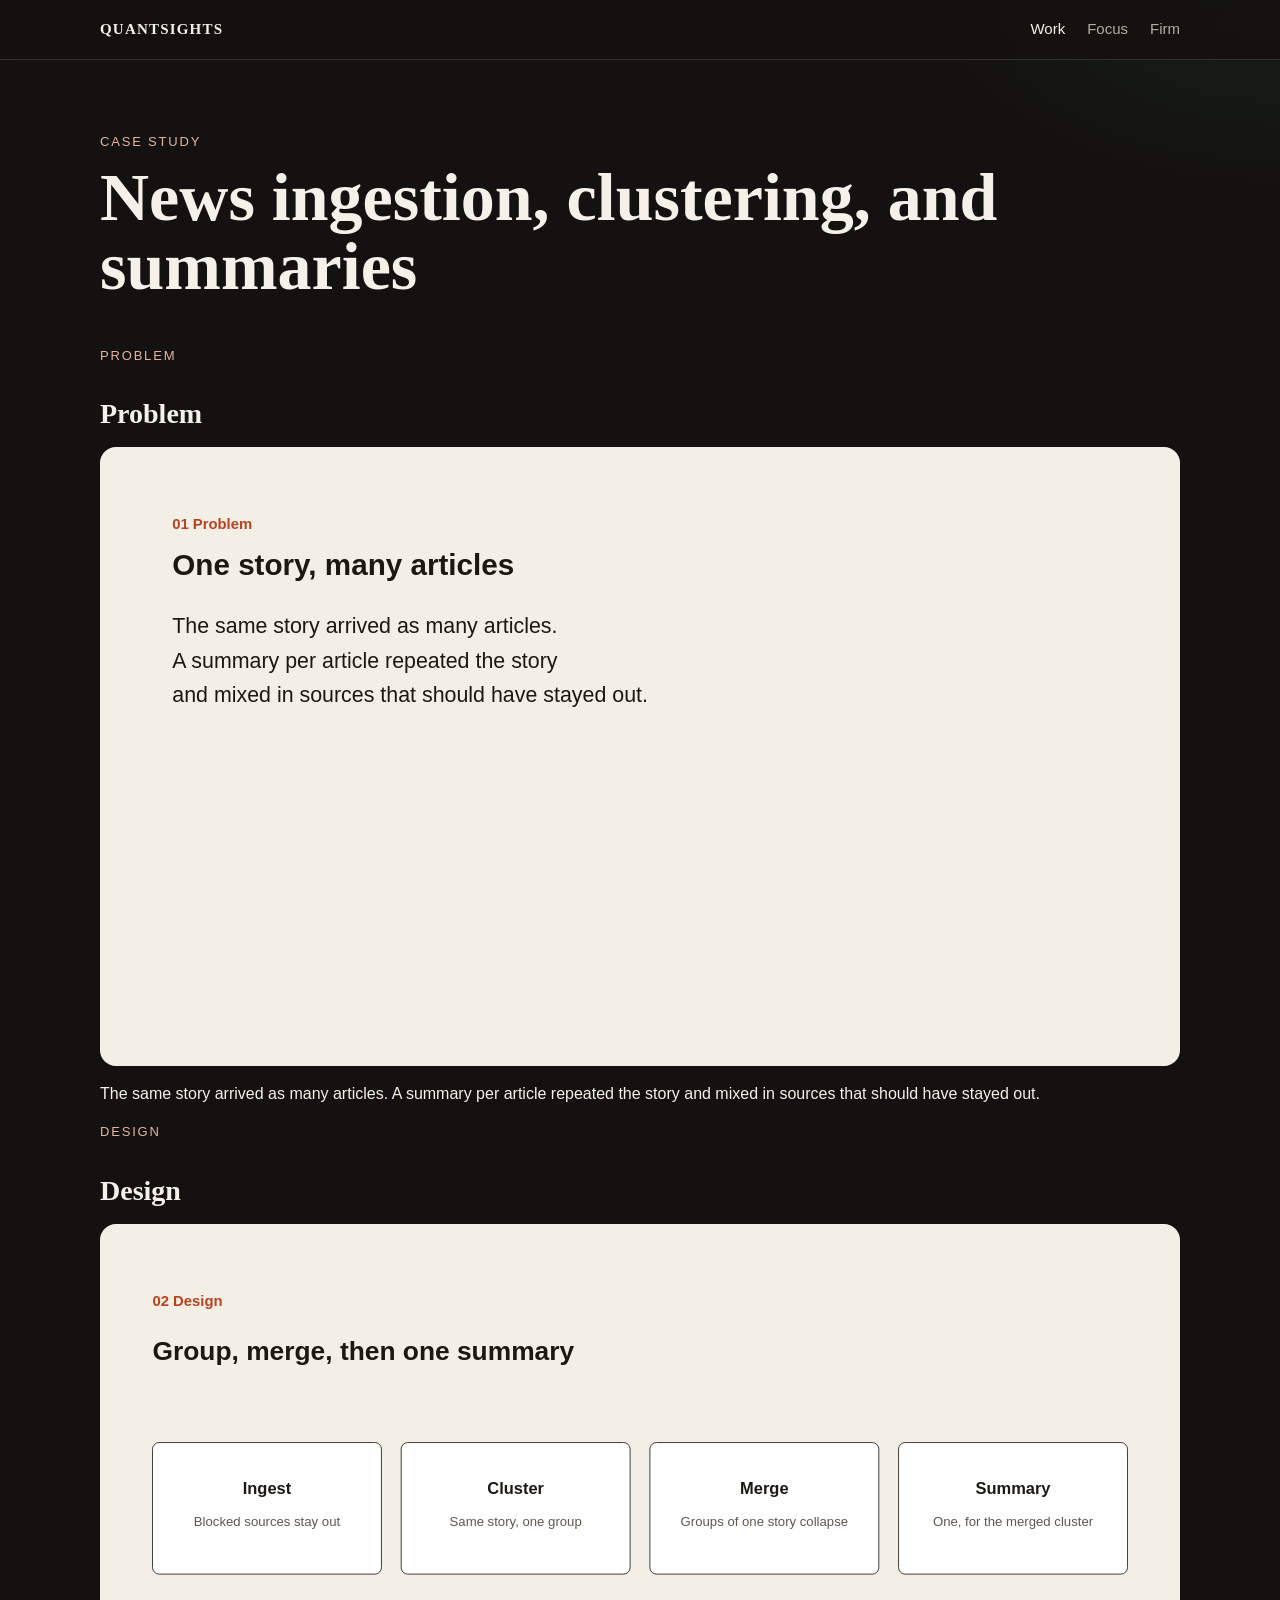
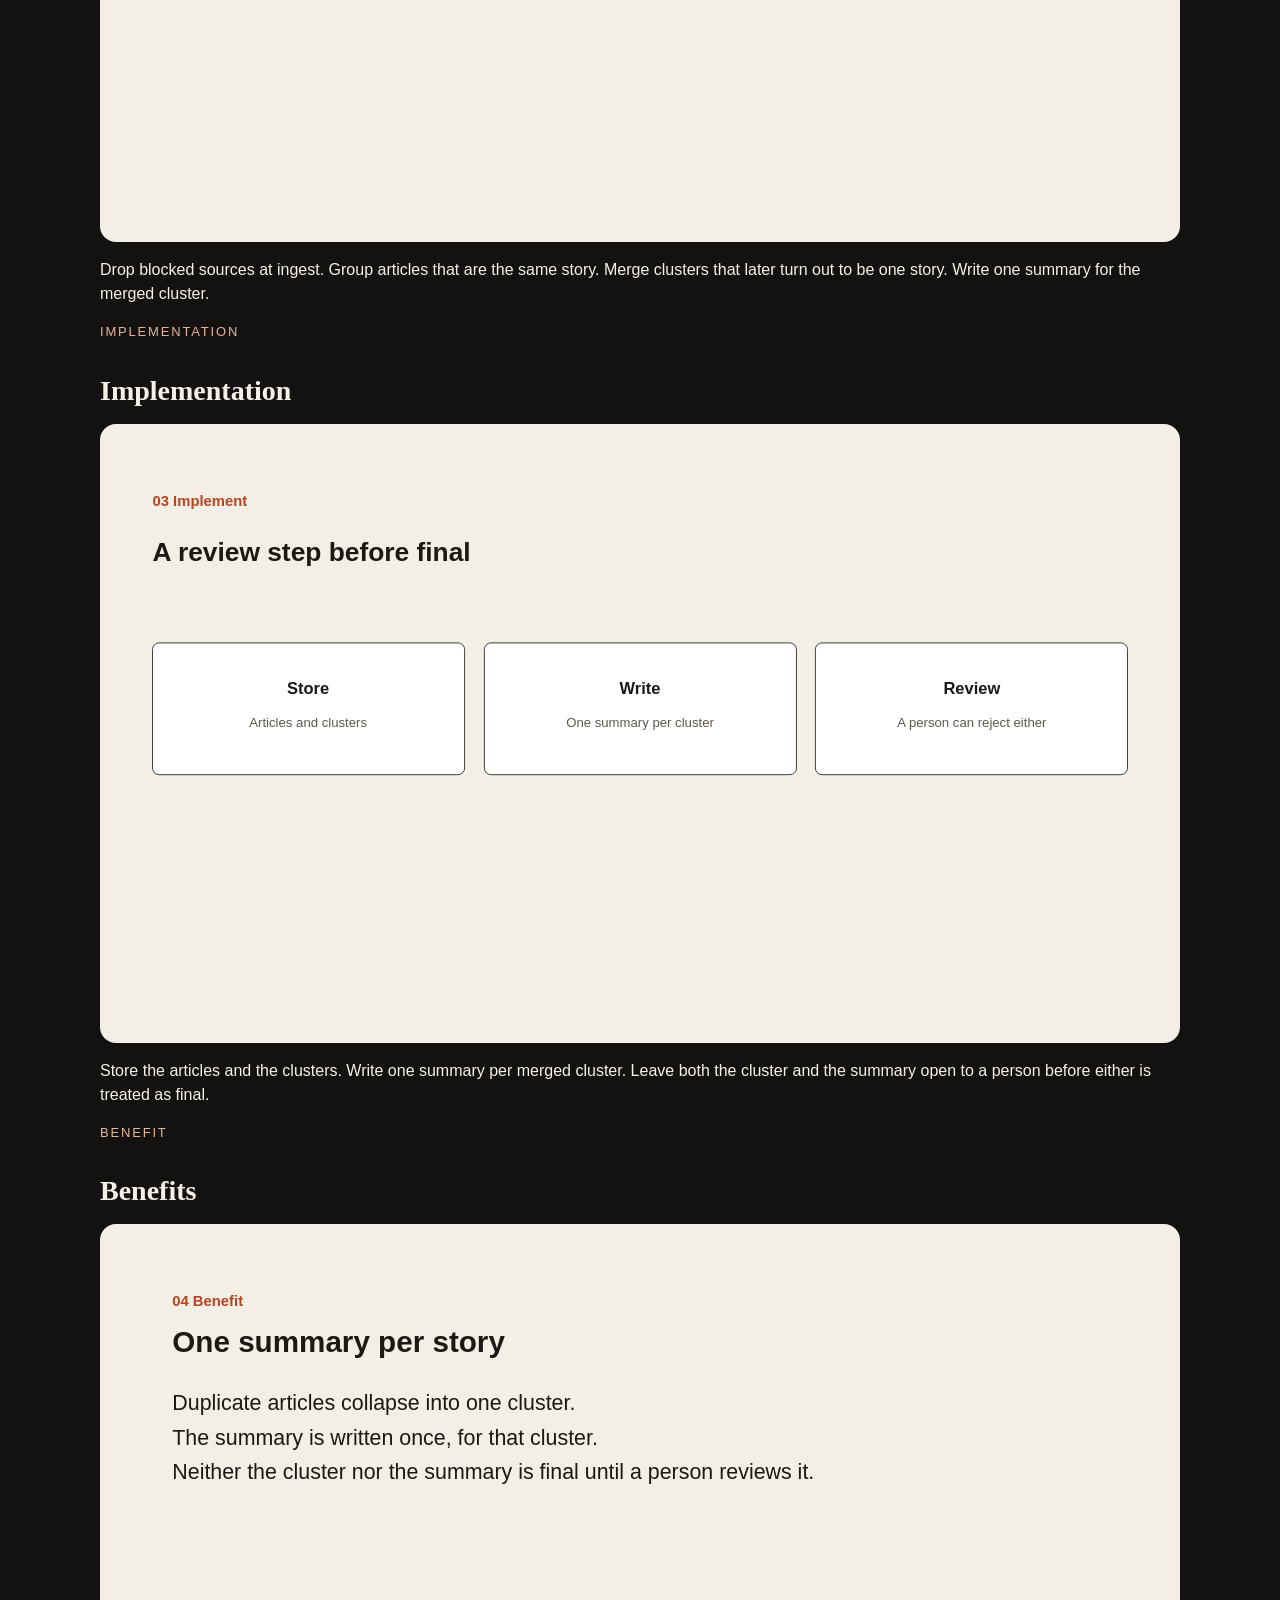
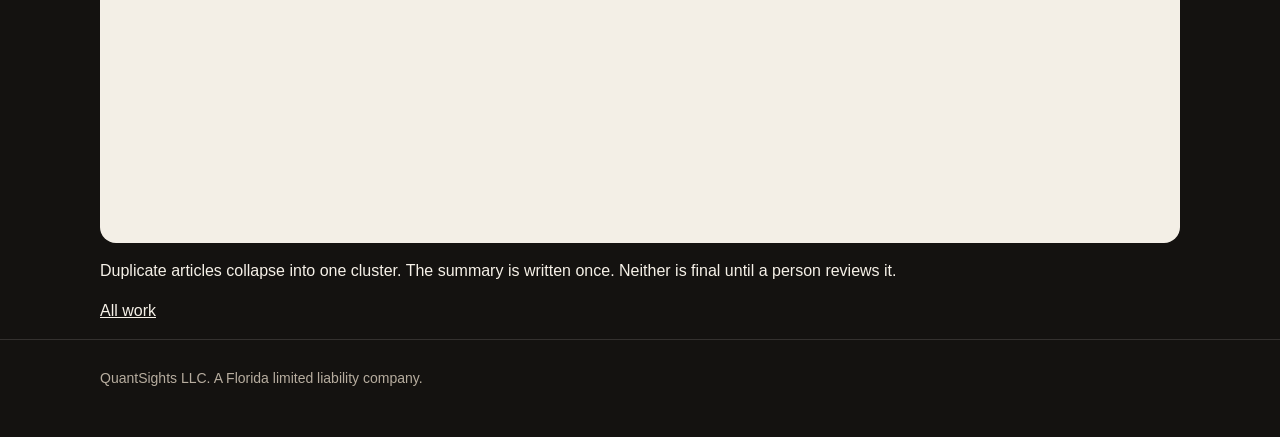
<file: work/news-ingestion.html>
<!DOCTYPE html>
<html lang="en">
<head>
  <meta charset="utf-8" />
  <meta name="viewport" content="width=device-width, initial-scale=1" />
  <title>News ingestion, clustering, and summaries — QuantSights LLC</title>
  <meta name="description" content="The same story arrived as many articles. A summary per article repeated the story and mixed in sources that should have stayed out." />
  <link rel="stylesheet" href="../assets/site.css" />
</head>
<body>
<header><div class="wrap bar">
      <a class="mark" href="../index.html">QUANTSIGHTS</a>
      <nav>
        <a href="../work/index.html" aria-current="page">Work</a>
        <a href="../focus.html">Focus</a>
        <a href="../about.html">Firm</a>
      </nav>
    </div></header>
<main class="wrap">
<div class="hero"><p class="kicker">Case study</p><h1>News ingestion, clustering, and summaries</h1></div>
    <article class="beat">
          <p class="kicker">Problem</p>
          <h2>Problem</h2>
          <div class="figure"><img src="../assets/studies/08-news-ingestion/01-problem.svg" alt="Problem for News ingestion, clustering, and summaries" /></div>
          <p>The same story arrived as many articles. A summary per article repeated the story and mixed in sources that should have stayed out.</p>
        </article><article class="beat">
          <p class="kicker">Design</p>
          <h2>Design</h2>
          <div class="figure"><img src="../assets/studies/08-news-ingestion/02-design.svg" alt="Design for News ingestion, clustering, and summaries" /></div>
          <p>Drop blocked sources at ingest. Group articles that are the same story. Merge clusters that later turn out to be one story. Write one summary for the merged cluster.</p>
        </article><article class="beat">
          <p class="kicker">Implementation</p>
          <h2>Implementation</h2>
          <div class="figure"><img src="../assets/studies/08-news-ingestion/03-implement.svg" alt="Implementation for News ingestion, clustering, and summaries" /></div>
          <p>Store the articles and the clusters. Write one summary per merged cluster. Leave both the cluster and the summary open to a person before either is treated as final.</p>
        </article><article class="beat">
          <p class="kicker">Benefit</p>
          <h2>Benefits</h2>
          <div class="figure"><img src="../assets/studies/08-news-ingestion/04-benefit.svg" alt="Benefit for News ingestion, clustering, and summaries" /></div>
          <p>Duplicate articles collapse into one cluster. The summary is written once. Neither is final until a person reviews it.</p>
        </article>
    <p><a href="index.html">All work</a></p>
</main>
<footer><div class="wrap">QuantSights LLC. A Florida limited liability company.</div></footer>
</body>
</html>
</file>
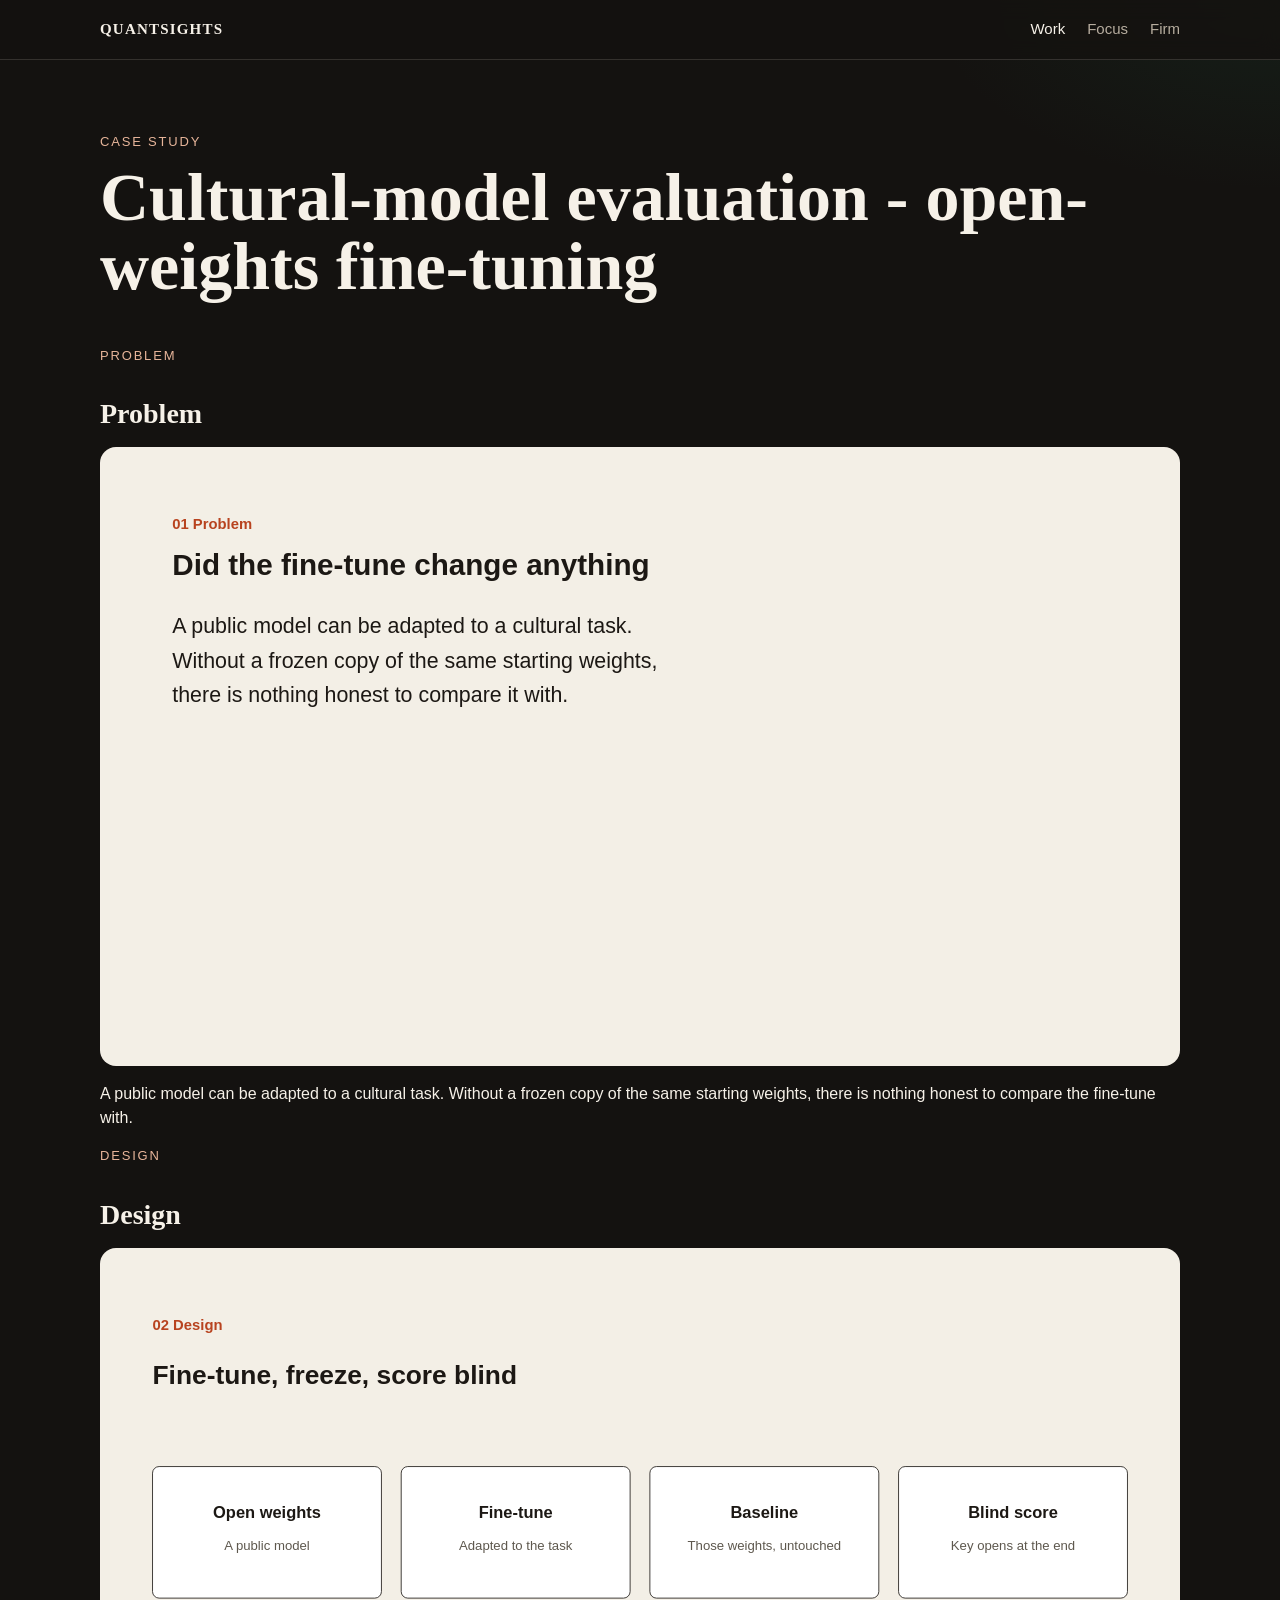
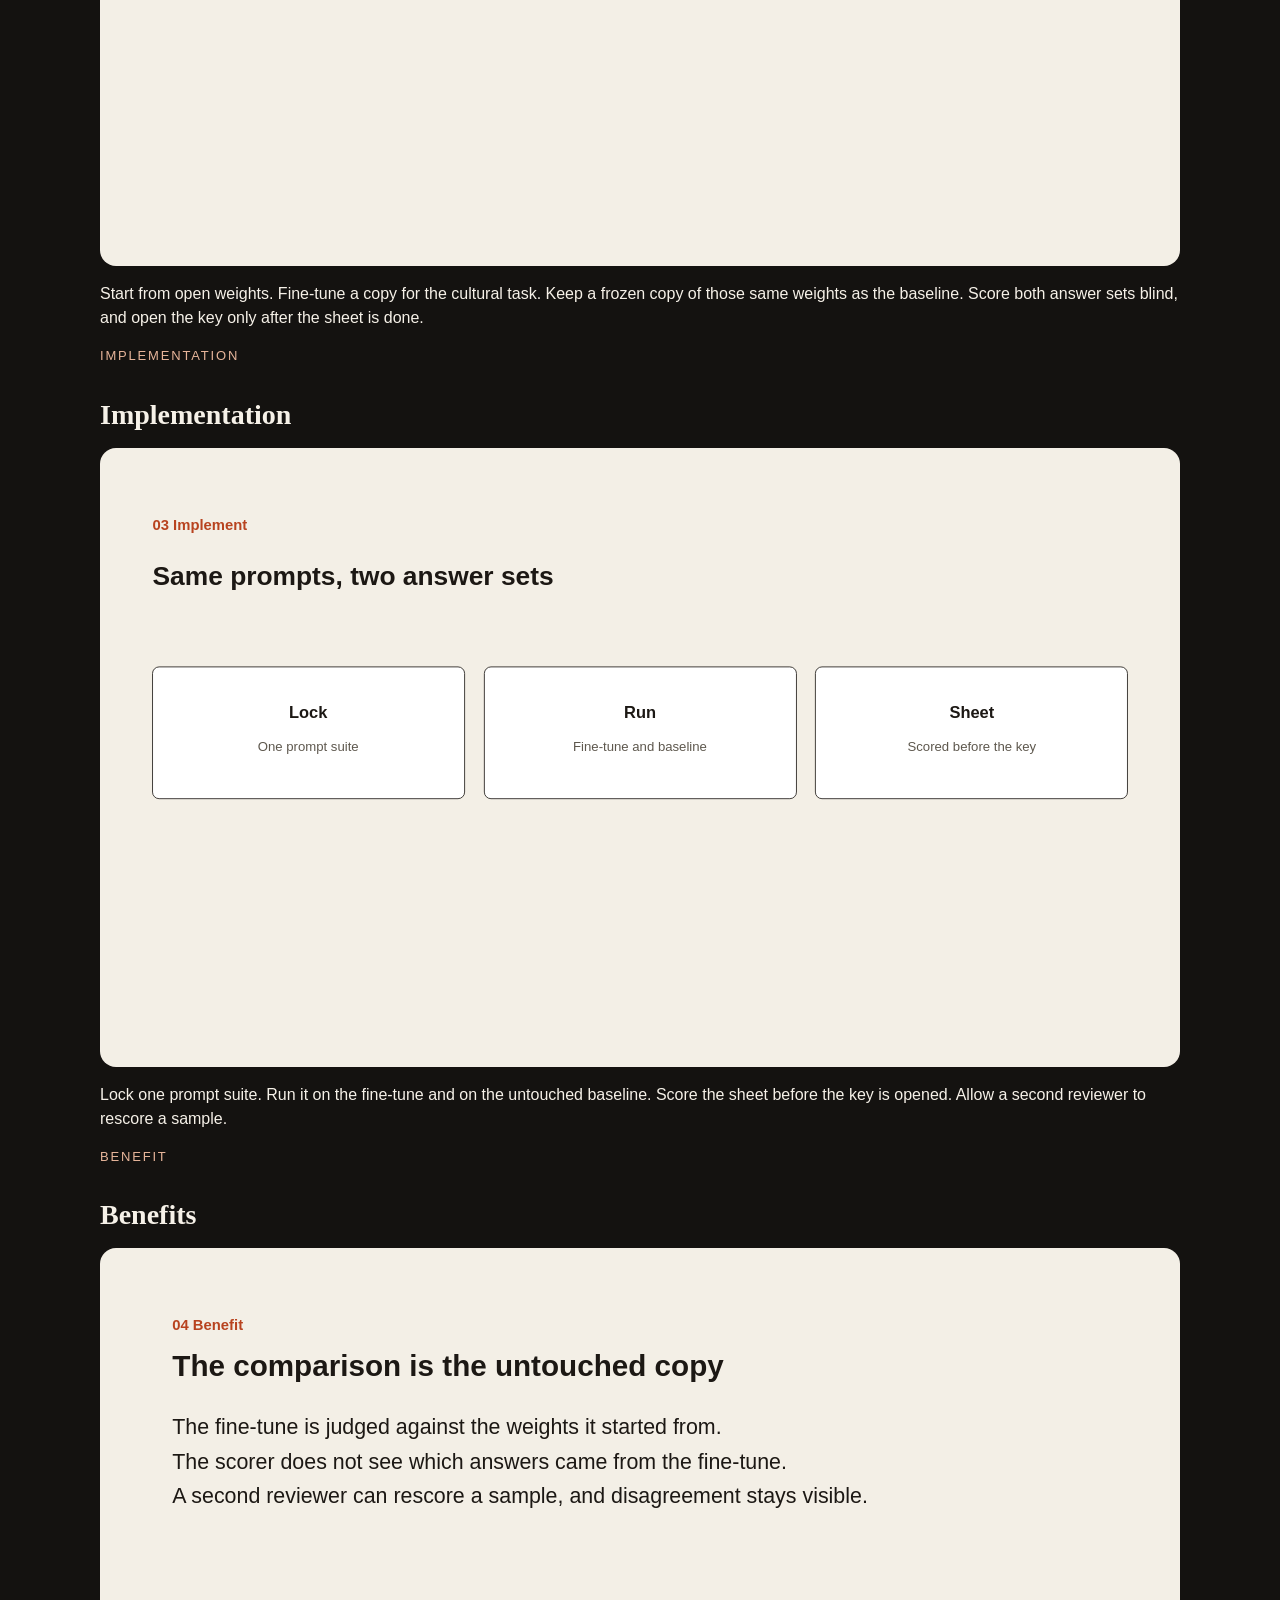
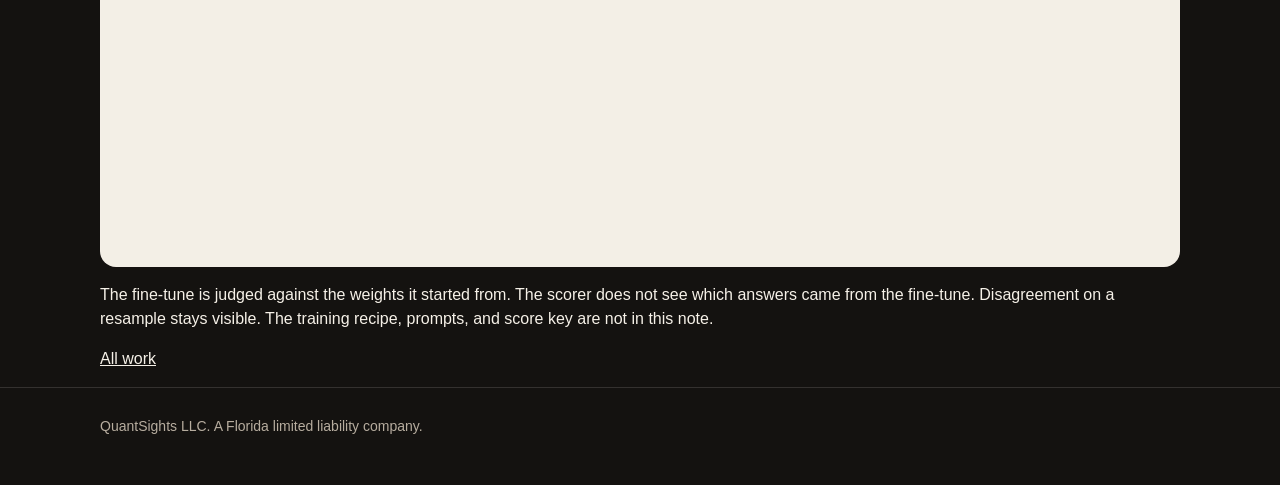
<file: work/open-weights.html>
<!DOCTYPE html>
<html lang="en">
<head>
  <meta charset="utf-8" />
  <meta name="viewport" content="width=device-width, initial-scale=1" />
  <title>Cultural-model evaluation - open-weights fine-tuning — QuantSights LLC</title>
  <meta name="description" content="A public model can be adapted to a cultural task. Without a frozen copy of the same starting weights, there is nothing honest to compare the fine-tune with." />
  <link rel="stylesheet" href="../assets/site.css" />
</head>
<body>
<header><div class="wrap bar">
      <a class="mark" href="../index.html">QUANTSIGHTS</a>
      <nav>
        <a href="../work/index.html" aria-current="page">Work</a>
        <a href="../focus.html">Focus</a>
        <a href="../about.html">Firm</a>
      </nav>
    </div></header>
<main class="wrap">
<div class="hero"><p class="kicker">Case study</p><h1>Cultural-model evaluation - open-weights fine-tuning</h1></div>
    <article class="beat">
          <p class="kicker">Problem</p>
          <h2>Problem</h2>
          <div class="figure"><img src="../assets/studies/09-cultural-model-eval/01-problem.svg" alt="Problem for Cultural-model evaluation - open-weights fine-tuning" /></div>
          <p>A public model can be adapted to a cultural task. Without a frozen copy of the same starting weights, there is nothing honest to compare the fine-tune with.</p>
        </article><article class="beat">
          <p class="kicker">Design</p>
          <h2>Design</h2>
          <div class="figure"><img src="../assets/studies/09-cultural-model-eval/02-design.svg" alt="Design for Cultural-model evaluation - open-weights fine-tuning" /></div>
          <p>Start from open weights. Fine-tune a copy for the cultural task. Keep a frozen copy of those same weights as the baseline. Score both answer sets blind, and open the key only after the sheet is done.</p>
        </article><article class="beat">
          <p class="kicker">Implementation</p>
          <h2>Implementation</h2>
          <div class="figure"><img src="../assets/studies/09-cultural-model-eval/03-implement.svg" alt="Implementation for Cultural-model evaluation - open-weights fine-tuning" /></div>
          <p>Lock one prompt suite. Run it on the fine-tune and on the untouched baseline. Score the sheet before the key is opened. Allow a second reviewer to rescore a sample.</p>
        </article><article class="beat">
          <p class="kicker">Benefit</p>
          <h2>Benefits</h2>
          <div class="figure"><img src="../assets/studies/09-cultural-model-eval/04-benefit.svg" alt="Benefit for Cultural-model evaluation - open-weights fine-tuning" /></div>
          <p>The fine-tune is judged against the weights it started from. The scorer does not see which answers came from the fine-tune. Disagreement on a resample stays visible. The training recipe, prompts, and score key are not in this note.</p>
        </article>
    <p><a href="index.html">All work</a></p>
</main>
<footer><div class="wrap">QuantSights LLC. A Florida limited liability company.</div></footer>
</body>
</html>
</file>
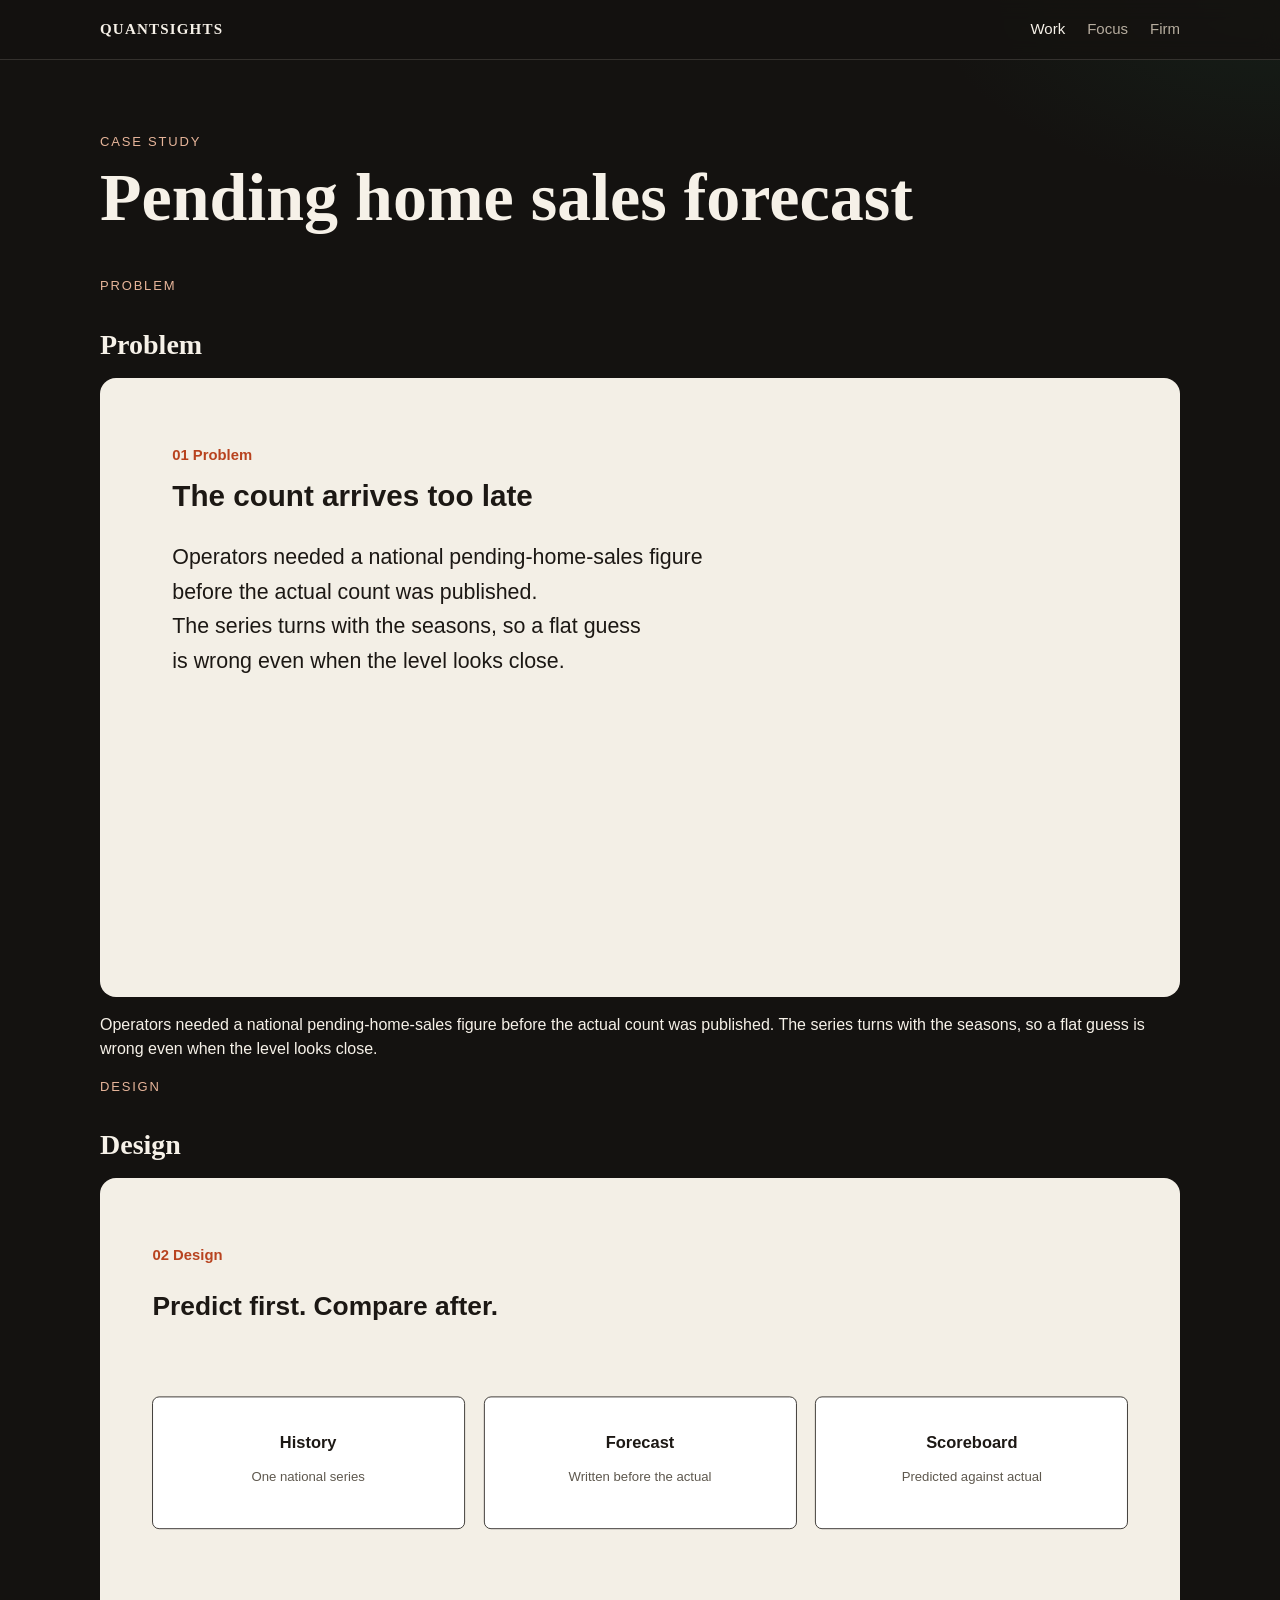
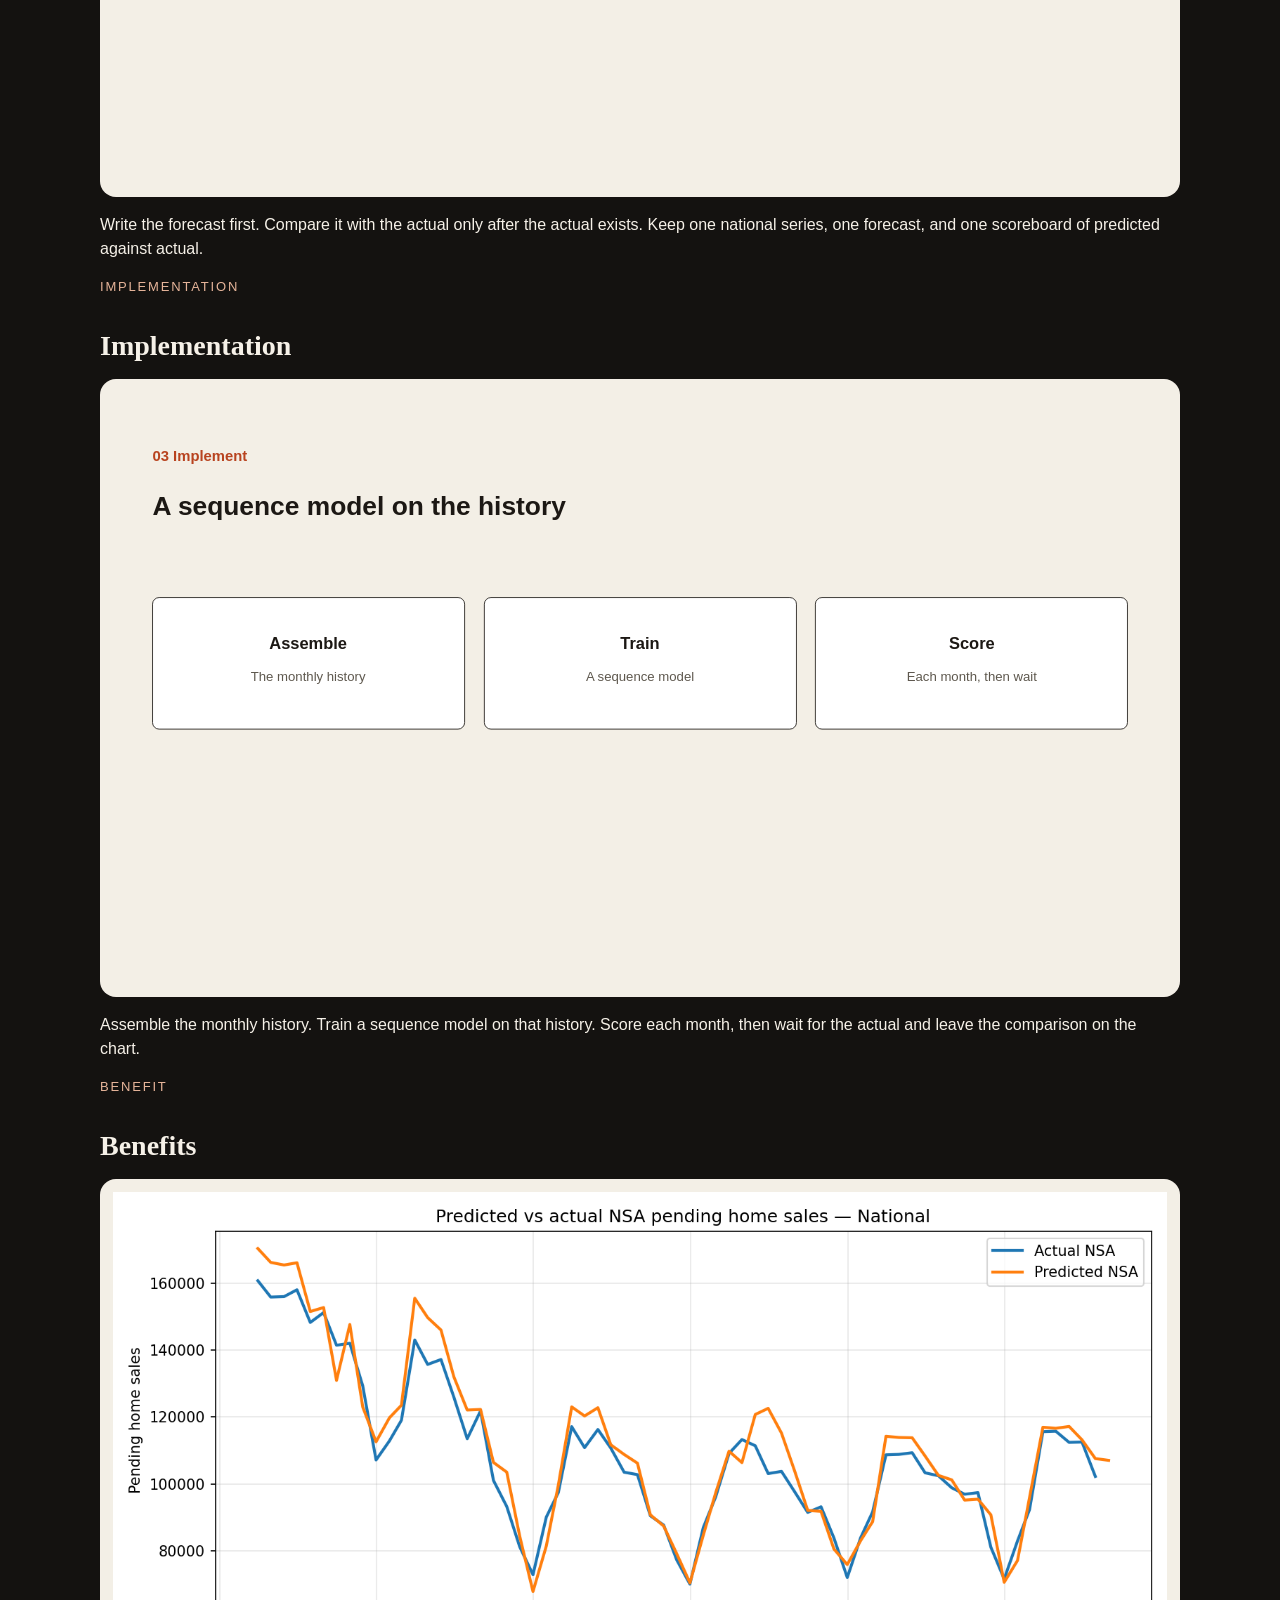
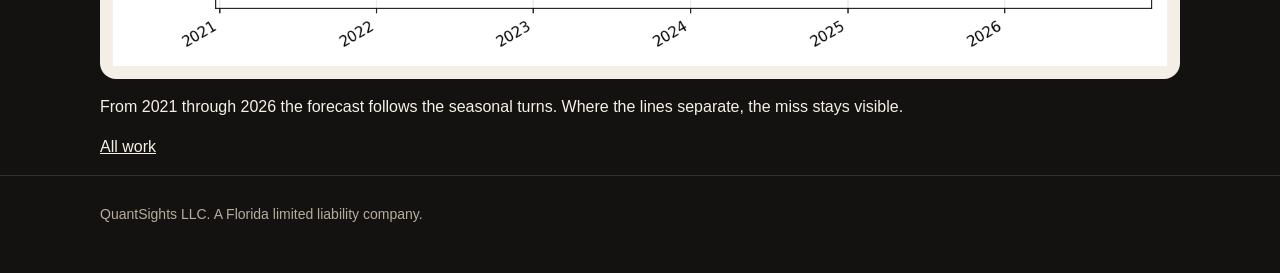
<file: work/pending-home-sales.html>
<!DOCTYPE html>
<html lang="en">
<head>
  <meta charset="utf-8" />
  <meta name="viewport" content="width=device-width, initial-scale=1" />
  <title>Pending home sales forecast — QuantSights LLC</title>
  <meta name="description" content="Operators needed a national pending-home-sales figure before the actual count was published. The series turns with the seasons, so a flat guess is wrong even when the level looks close." />
  <link rel="stylesheet" href="../assets/site.css" />
</head>
<body>
<header><div class="wrap bar">
      <a class="mark" href="../index.html">QUANTSIGHTS</a>
      <nav>
        <a href="../work/index.html" aria-current="page">Work</a>
        <a href="../focus.html">Focus</a>
        <a href="../about.html">Firm</a>
      </nav>
    </div></header>
<main class="wrap">
<div class="hero"><p class="kicker">Case study</p><h1>Pending home sales forecast</h1></div>
    <article class="beat">
          <p class="kicker">Problem</p>
          <h2>Problem</h2>
          <div class="figure"><img src="../assets/studies/01-pending-home-sales/01-problem.svg" alt="Problem for Pending home sales forecast" /></div>
          <p>Operators needed a national pending-home-sales figure before the actual count was published. The series turns with the seasons, so a flat guess is wrong even when the level looks close.</p>
        </article><article class="beat">
          <p class="kicker">Design</p>
          <h2>Design</h2>
          <div class="figure"><img src="../assets/studies/01-pending-home-sales/02-design.svg" alt="Design for Pending home sales forecast" /></div>
          <p>Write the forecast first. Compare it with the actual only after the actual exists. Keep one national series, one forecast, and one scoreboard of predicted against actual.</p>
        </article><article class="beat">
          <p class="kicker">Implementation</p>
          <h2>Implementation</h2>
          <div class="figure"><img src="../assets/studies/01-pending-home-sales/03-implement.svg" alt="Implementation for Pending home sales forecast" /></div>
          <p>Assemble the monthly history. Train a sequence model on that history. Score each month, then wait for the actual and leave the comparison on the chart.</p>
        </article><article class="beat">
          <p class="kicker">Benefit</p>
          <h2>Benefits</h2>
          <div class="figure"><img src="../assets/studies/01-pending-home-sales/benefits.png" alt="Benefit for Pending home sales forecast" /></div>
          <p>From 2021 through 2026 the forecast follows the seasonal turns. Where the lines separate, the miss stays visible.</p>
        </article>
    <p><a href="index.html">All work</a></p>
</main>
<footer><div class="wrap">QuantSights LLC. A Florida limited liability company.</div></footer>
</body>
</html>
</file>
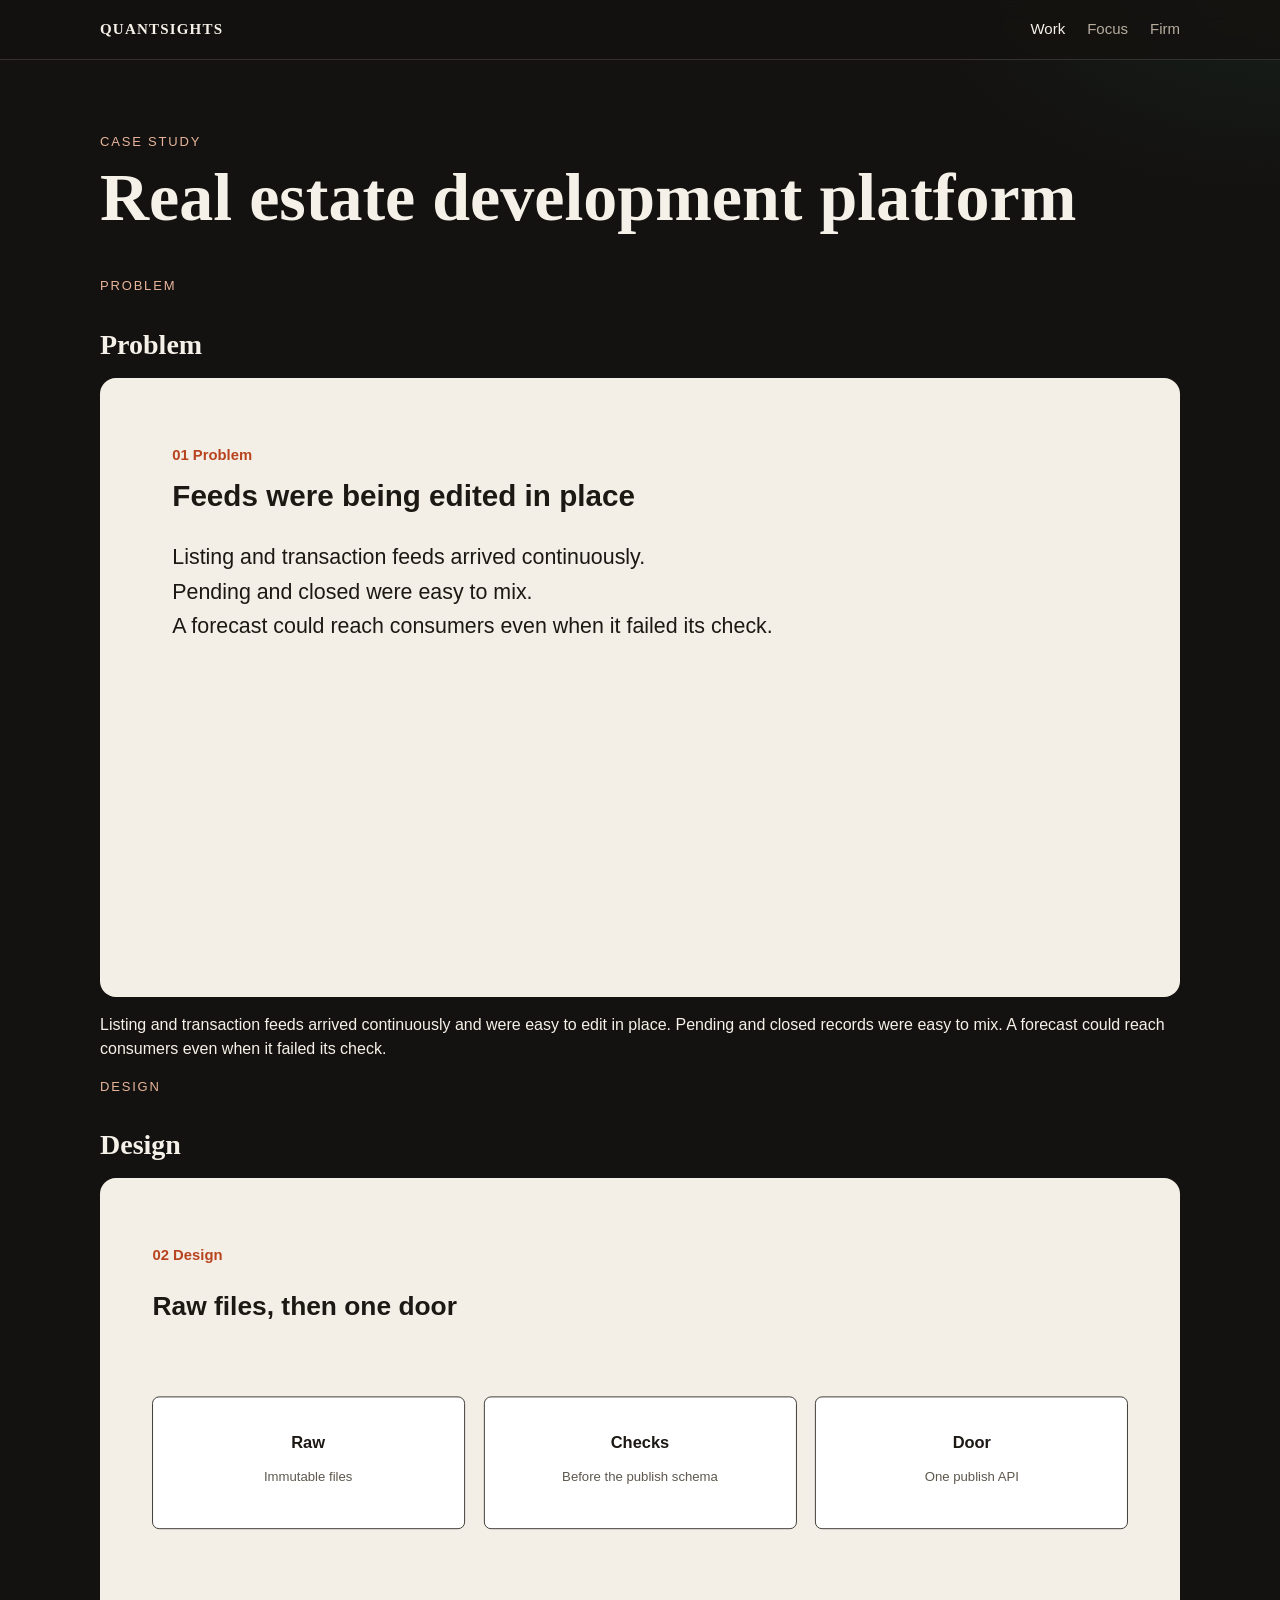
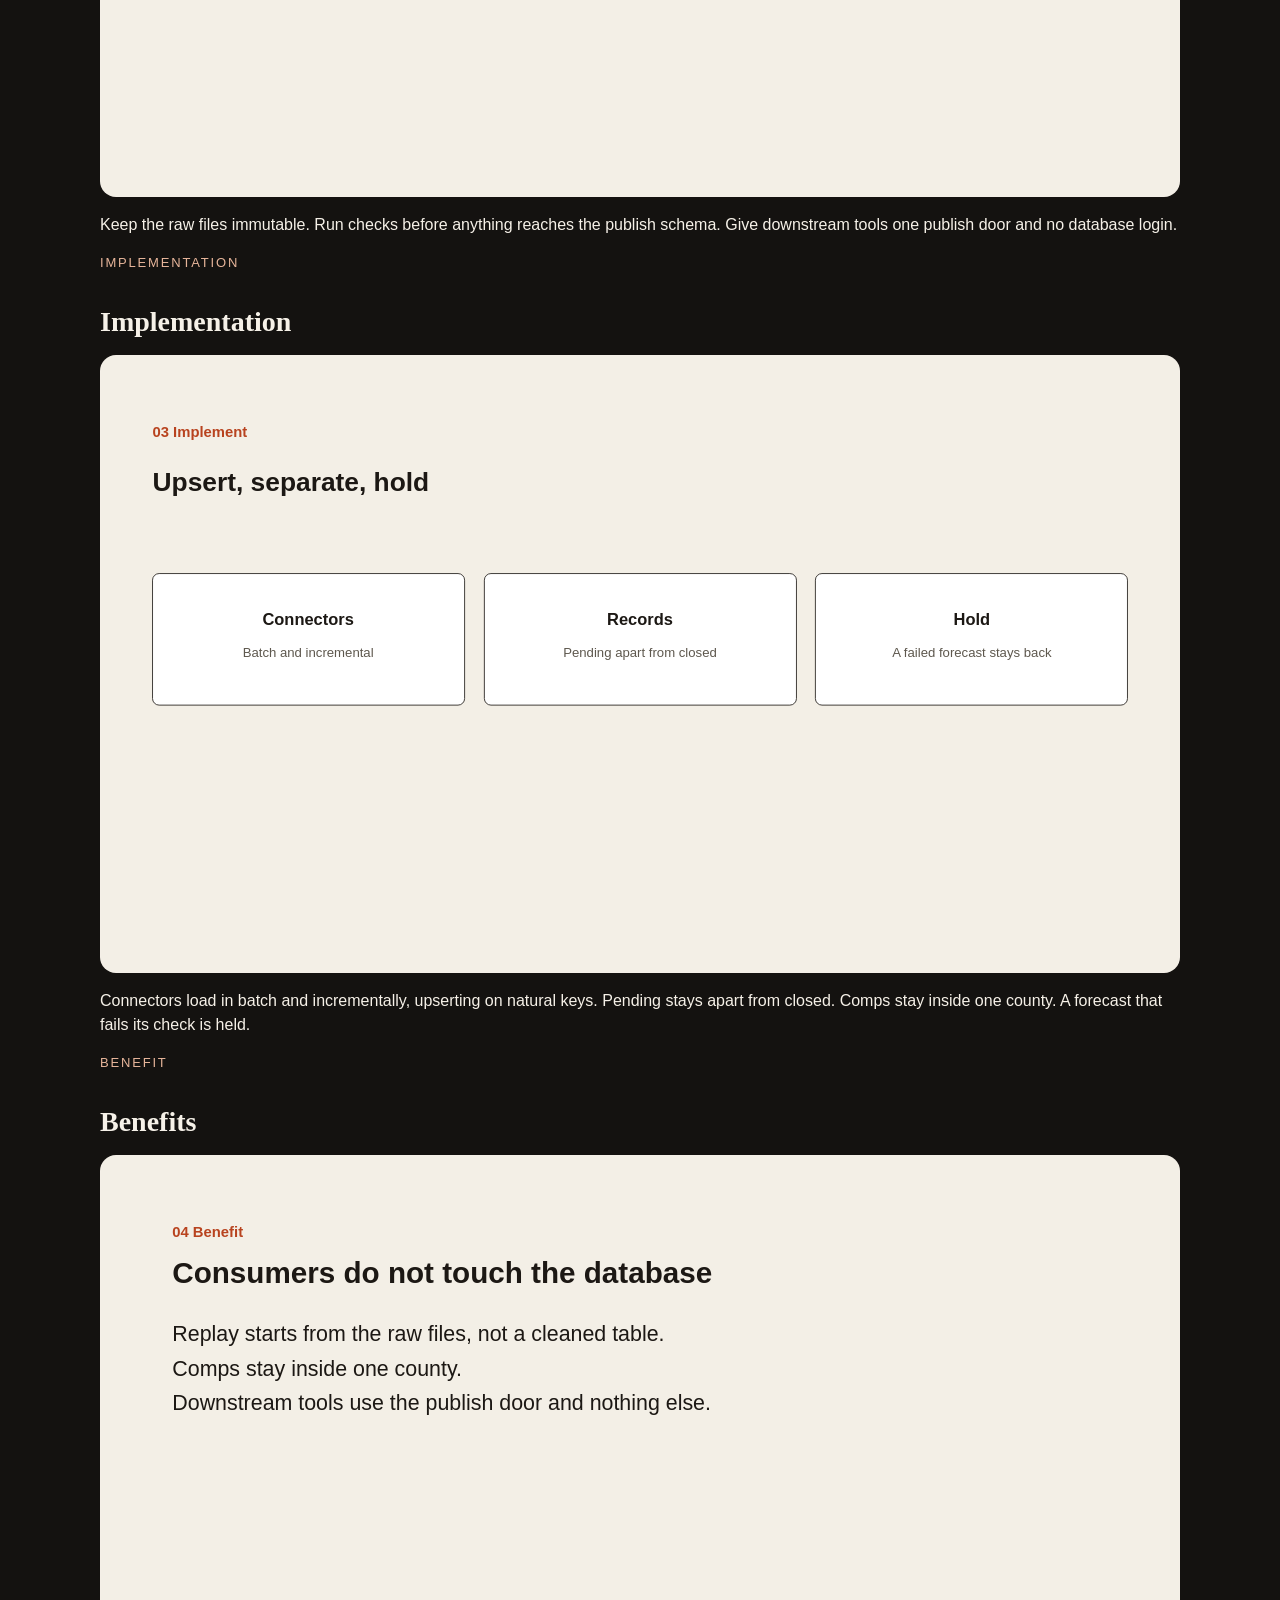
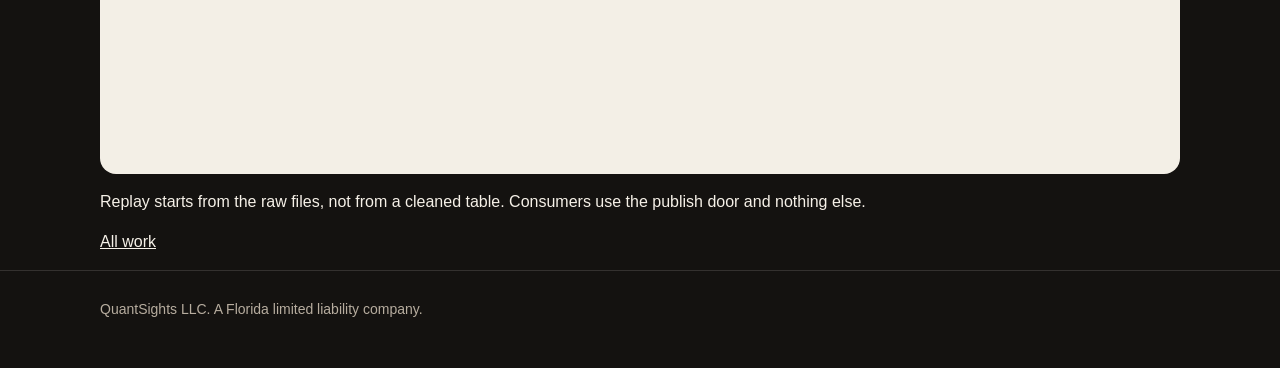
<file: work/real-estate.html>
<!DOCTYPE html>
<html lang="en">
<head>
  <meta charset="utf-8" />
  <meta name="viewport" content="width=device-width, initial-scale=1" />
  <title>Real estate development platform — QuantSights LLC</title>
  <meta name="description" content="Listing and transaction feeds arrived continuously and were easy to edit in place. Pending and closed records were easy to mix. A forecast could reach consumers even when it failed its check." />
  <link rel="stylesheet" href="../assets/site.css" />
</head>
<body>
<header><div class="wrap bar">
      <a class="mark" href="../index.html">QUANTSIGHTS</a>
      <nav>
        <a href="../work/index.html" aria-current="page">Work</a>
        <a href="../focus.html">Focus</a>
        <a href="../about.html">Firm</a>
      </nav>
    </div></header>
<main class="wrap">
<div class="hero"><p class="kicker">Case study</p><h1>Real estate development platform</h1></div>
    <article class="beat">
          <p class="kicker">Problem</p>
          <h2>Problem</h2>
          <div class="figure"><img src="../assets/studies/06-real-estate/01-problem.svg" alt="Problem for Real estate development platform" /></div>
          <p>Listing and transaction feeds arrived continuously and were easy to edit in place. Pending and closed records were easy to mix. A forecast could reach consumers even when it failed its check.</p>
        </article><article class="beat">
          <p class="kicker">Design</p>
          <h2>Design</h2>
          <div class="figure"><img src="../assets/studies/06-real-estate/02-design.svg" alt="Design for Real estate development platform" /></div>
          <p>Keep the raw files immutable. Run checks before anything reaches the publish schema. Give downstream tools one publish door and no database login.</p>
        </article><article class="beat">
          <p class="kicker">Implementation</p>
          <h2>Implementation</h2>
          <div class="figure"><img src="../assets/studies/06-real-estate/03-implement.svg" alt="Implementation for Real estate development platform" /></div>
          <p>Connectors load in batch and incrementally, upserting on natural keys. Pending stays apart from closed. Comps stay inside one county. A forecast that fails its check is held.</p>
        </article><article class="beat">
          <p class="kicker">Benefit</p>
          <h2>Benefits</h2>
          <div class="figure"><img src="../assets/studies/06-real-estate/04-benefit.svg" alt="Benefit for Real estate development platform" /></div>
          <p>Replay starts from the raw files, not from a cleaned table. Consumers use the publish door and nothing else.</p>
        </article>
    <p><a href="index.html">All work</a></p>
</main>
<footer><div class="wrap">QuantSights LLC. A Florida limited liability company.</div></footer>
</body>
</html>
</file>
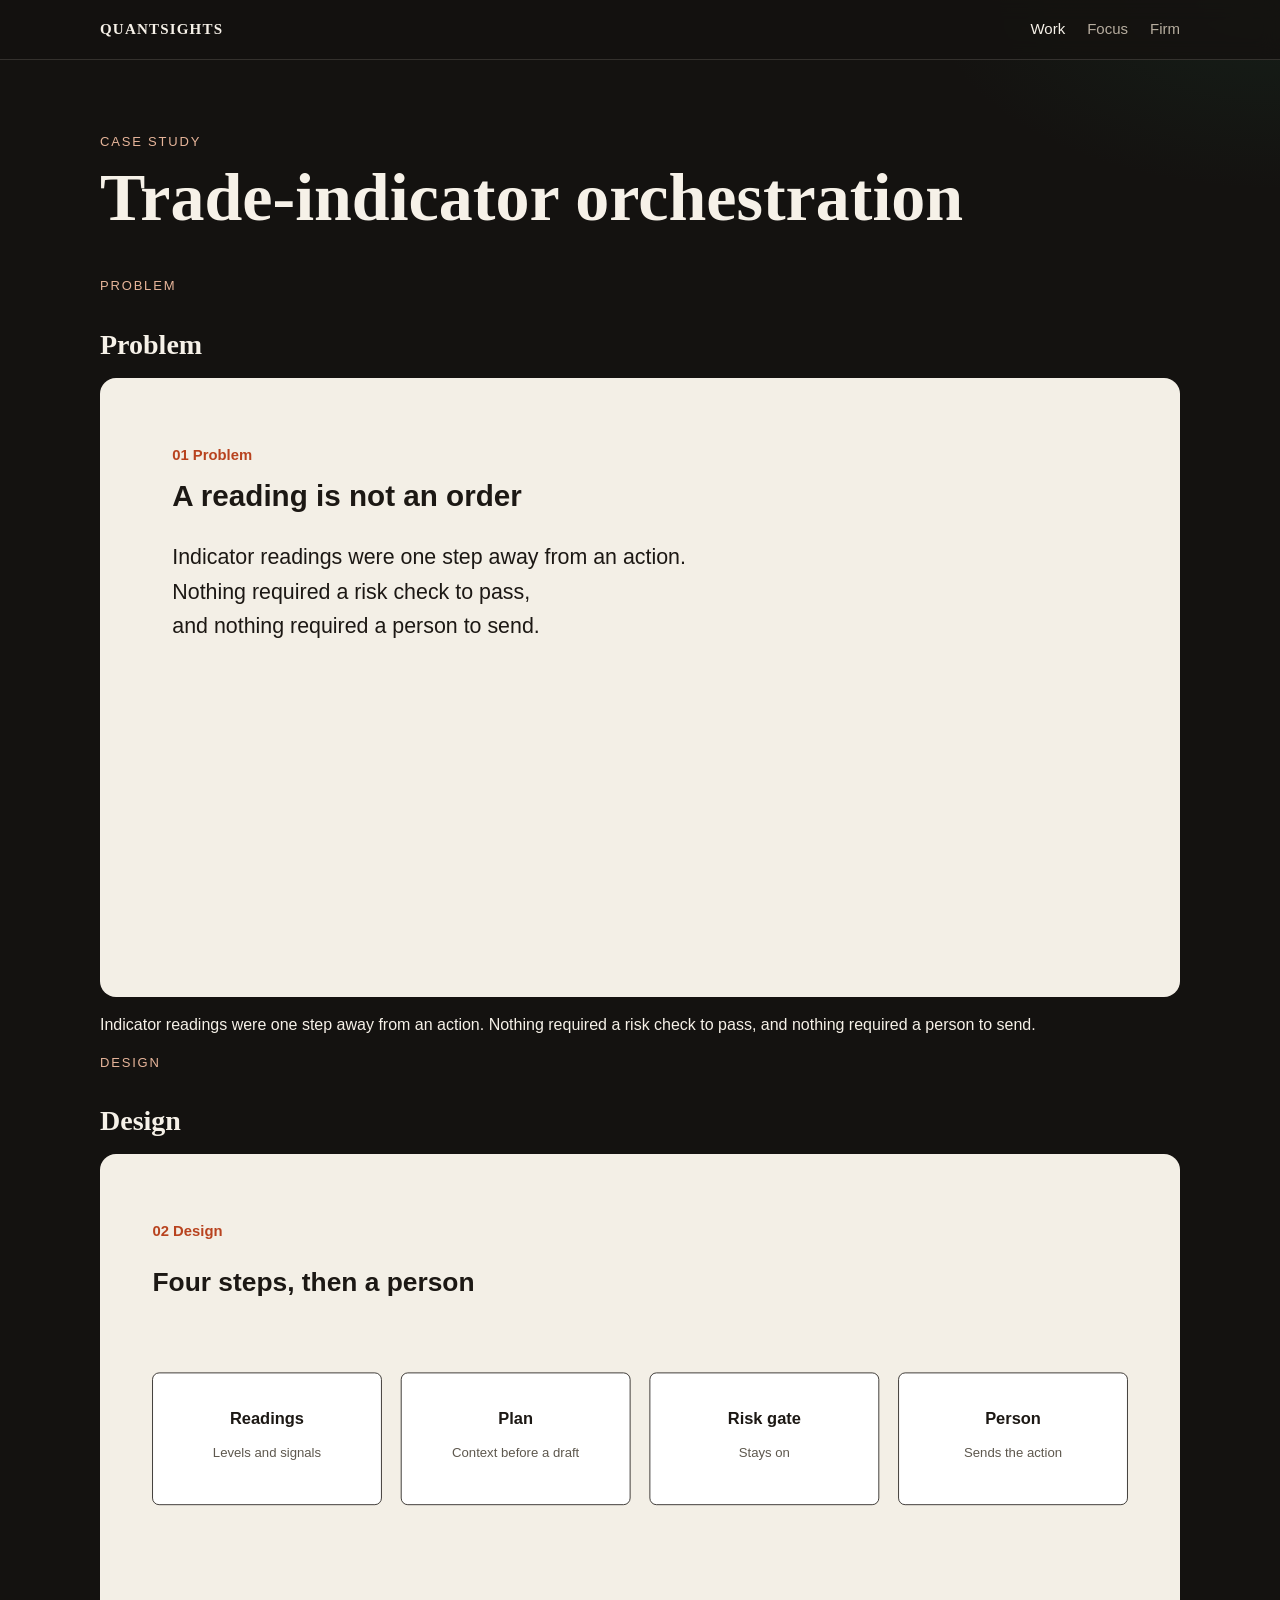
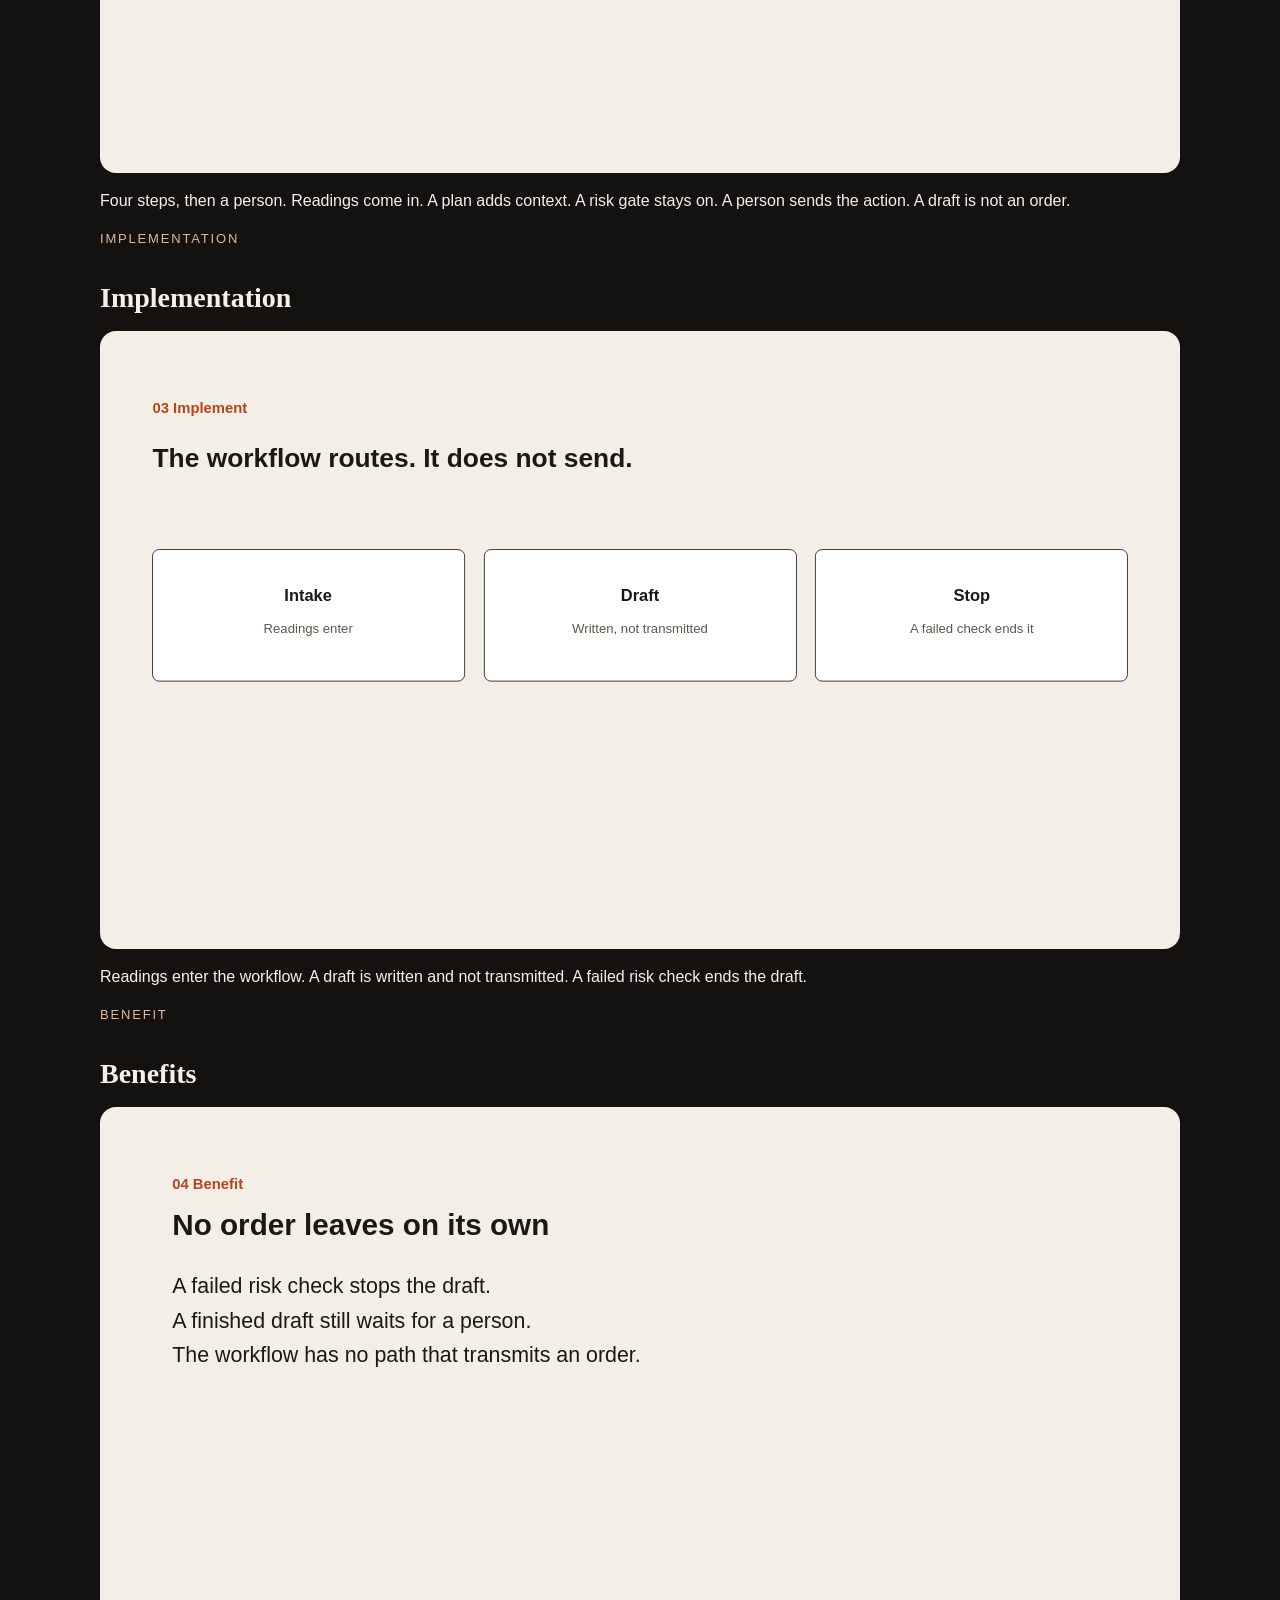
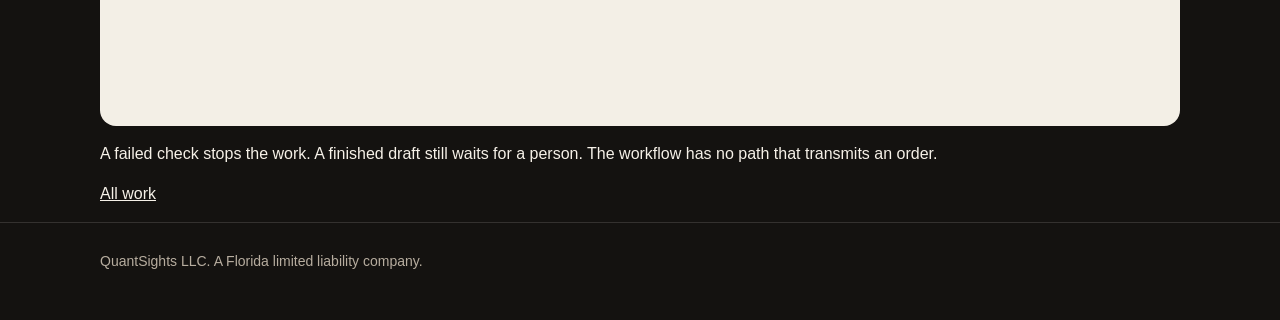
<file: work/trade-indicators.html>
<!DOCTYPE html>
<html lang="en">
<head>
  <meta charset="utf-8" />
  <meta name="viewport" content="width=device-width, initial-scale=1" />
  <title>Trade-indicator orchestration — QuantSights LLC</title>
  <meta name="description" content="Indicator readings were one step away from an action. Nothing required a risk check to pass, and nothing required a person to send." />
  <link rel="stylesheet" href="../assets/site.css" />
</head>
<body>
<header><div class="wrap bar">
      <a class="mark" href="../index.html">QUANTSIGHTS</a>
      <nav>
        <a href="../work/index.html" aria-current="page">Work</a>
        <a href="../focus.html">Focus</a>
        <a href="../about.html">Firm</a>
      </nav>
    </div></header>
<main class="wrap">
<div class="hero"><p class="kicker">Case study</p><h1>Trade-indicator orchestration</h1></div>
    <article class="beat">
          <p class="kicker">Problem</p>
          <h2>Problem</h2>
          <div class="figure"><img src="../assets/studies/04-trade-indicators/01-problem.svg" alt="Problem for Trade-indicator orchestration" /></div>
          <p>Indicator readings were one step away from an action. Nothing required a risk check to pass, and nothing required a person to send.</p>
        </article><article class="beat">
          <p class="kicker">Design</p>
          <h2>Design</h2>
          <div class="figure"><img src="../assets/studies/04-trade-indicators/02-design.svg" alt="Design for Trade-indicator orchestration" /></div>
          <p>Four steps, then a person. Readings come in. A plan adds context. A risk gate stays on. A person sends the action. A draft is not an order.</p>
        </article><article class="beat">
          <p class="kicker">Implementation</p>
          <h2>Implementation</h2>
          <div class="figure"><img src="../assets/studies/04-trade-indicators/03-implement.svg" alt="Implementation for Trade-indicator orchestration" /></div>
          <p>Readings enter the workflow. A draft is written and not transmitted. A failed risk check ends the draft.</p>
        </article><article class="beat">
          <p class="kicker">Benefit</p>
          <h2>Benefits</h2>
          <div class="figure"><img src="../assets/studies/04-trade-indicators/04-benefit.svg" alt="Benefit for Trade-indicator orchestration" /></div>
          <p>A failed check stops the work. A finished draft still waits for a person. The workflow has no path that transmits an order.</p>
        </article>
    <p><a href="index.html">All work</a></p>
</main>
<footer><div class="wrap">QuantSights LLC. A Florida limited liability company.</div></footer>
</body>
</html>
</file>
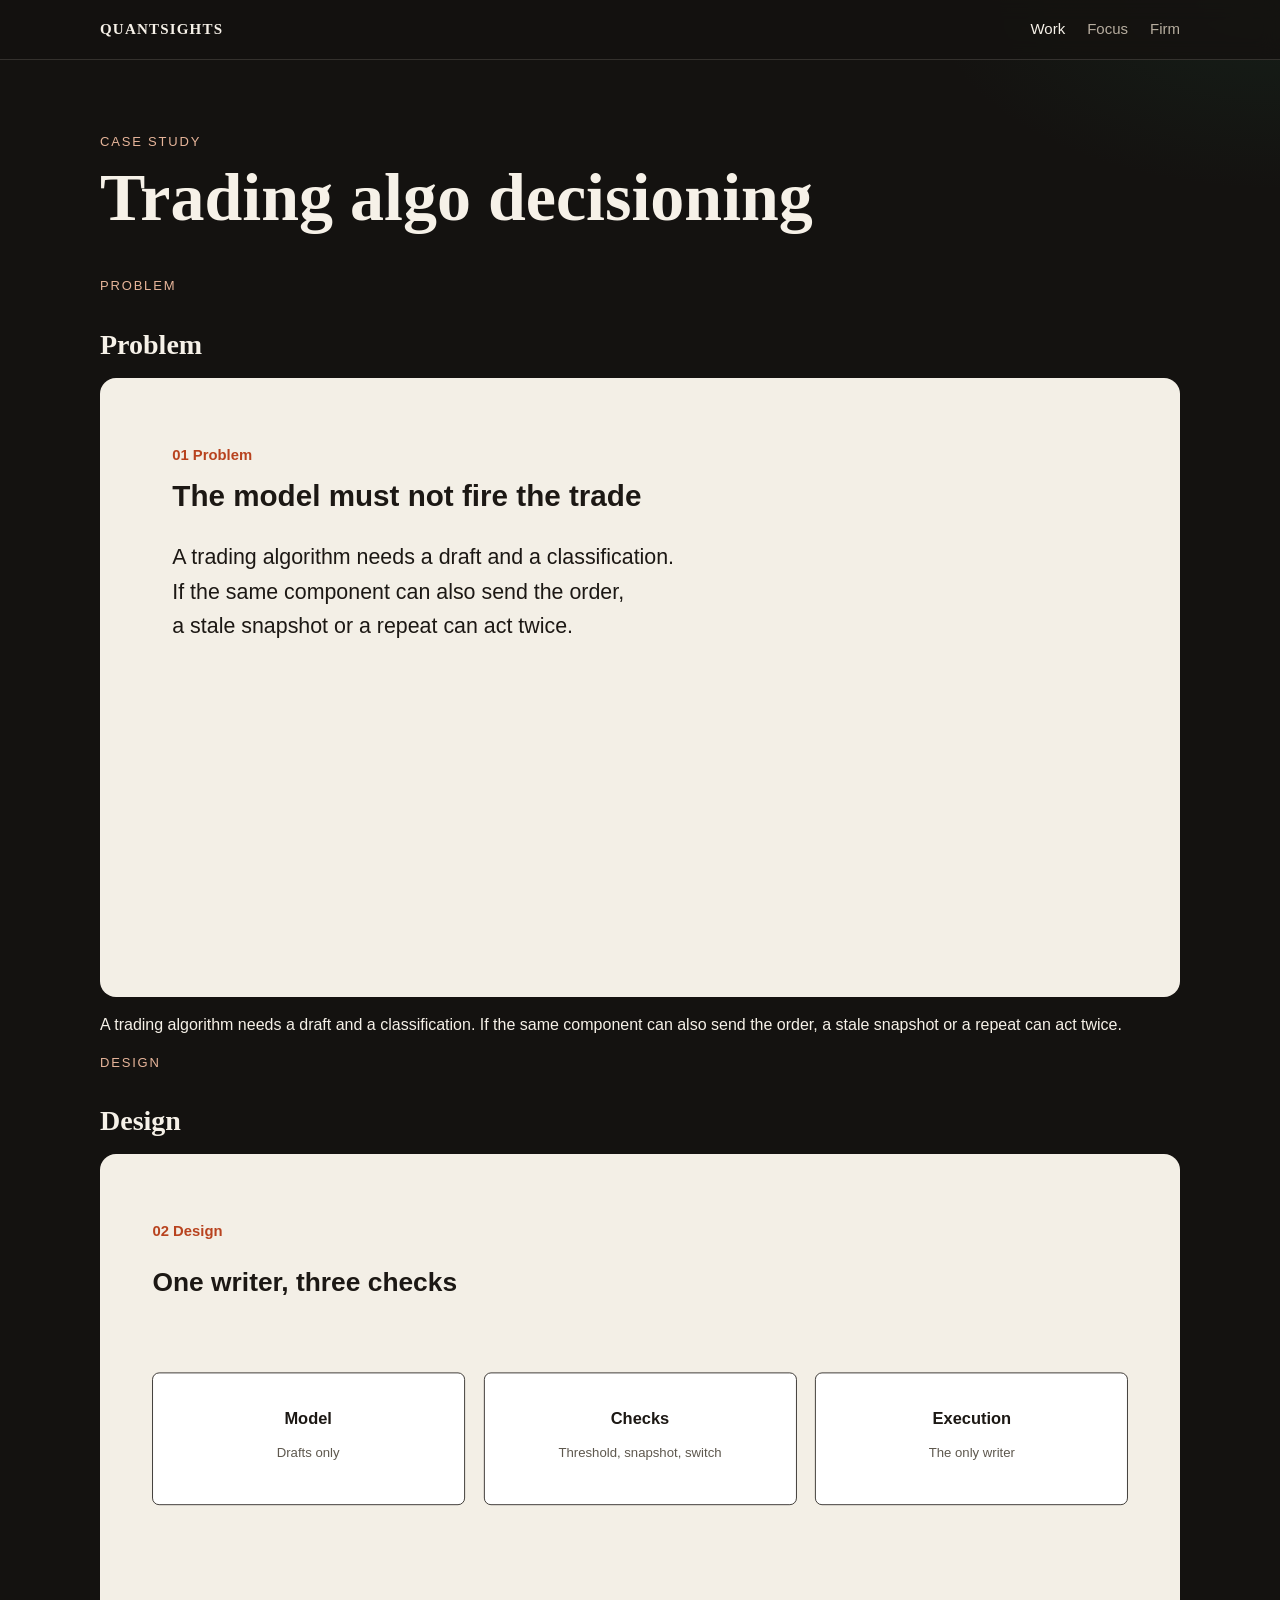
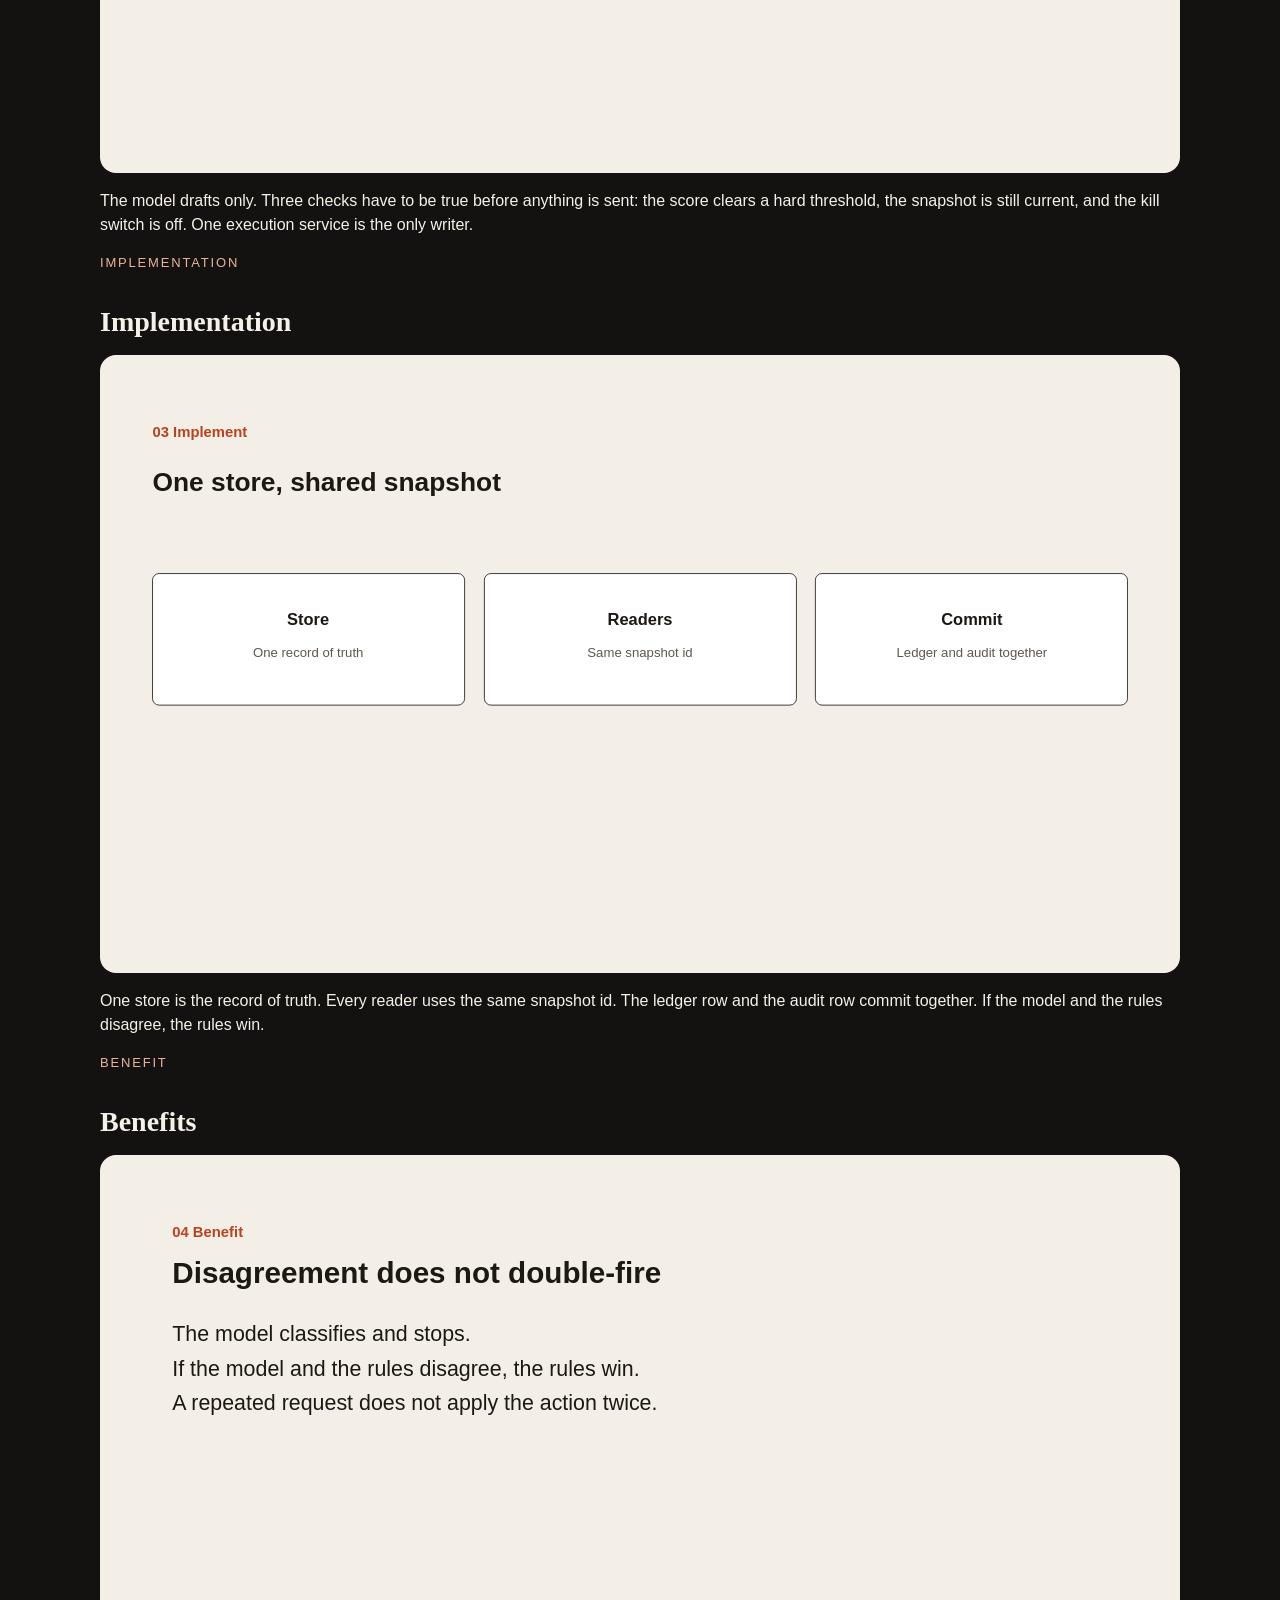
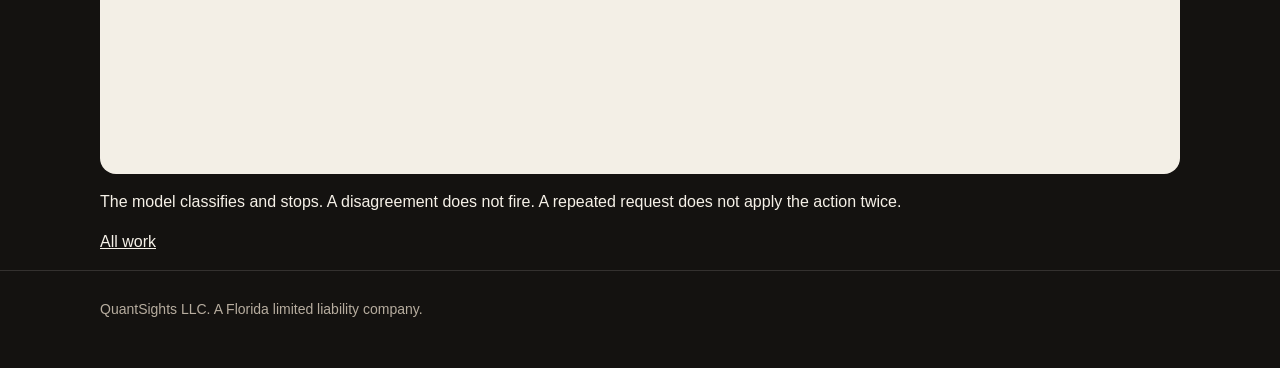
<file: work/trading-decisioning.html>
<!DOCTYPE html>
<html lang="en">
<head>
  <meta charset="utf-8" />
  <meta name="viewport" content="width=device-width, initial-scale=1" />
  <title>Trading algo decisioning — QuantSights LLC</title>
  <meta name="description" content="A trading algorithm needs a draft and a classification. If the same component can also send the order, a stale snapshot or a repeat can act twice." />
  <link rel="stylesheet" href="../assets/site.css" />
</head>
<body>
<header><div class="wrap bar">
      <a class="mark" href="../index.html">QUANTSIGHTS</a>
      <nav>
        <a href="../work/index.html" aria-current="page">Work</a>
        <a href="../focus.html">Focus</a>
        <a href="../about.html">Firm</a>
      </nav>
    </div></header>
<main class="wrap">
<div class="hero"><p class="kicker">Case study</p><h1>Trading algo decisioning</h1></div>
    <article class="beat">
          <p class="kicker">Problem</p>
          <h2>Problem</h2>
          <div class="figure"><img src="../assets/studies/05-trading-decisioning/01-problem.svg" alt="Problem for Trading algo decisioning" /></div>
          <p>A trading algorithm needs a draft and a classification. If the same component can also send the order, a stale snapshot or a repeat can act twice.</p>
        </article><article class="beat">
          <p class="kicker">Design</p>
          <h2>Design</h2>
          <div class="figure"><img src="../assets/studies/05-trading-decisioning/02-design.svg" alt="Design for Trading algo decisioning" /></div>
          <p>The model drafts only. Three checks have to be true before anything is sent: the score clears a hard threshold, the snapshot is still current, and the kill switch is off. One execution service is the only writer.</p>
        </article><article class="beat">
          <p class="kicker">Implementation</p>
          <h2>Implementation</h2>
          <div class="figure"><img src="../assets/studies/05-trading-decisioning/03-implement.svg" alt="Implementation for Trading algo decisioning" /></div>
          <p>One store is the record of truth. Every reader uses the same snapshot id. The ledger row and the audit row commit together. If the model and the rules disagree, the rules win.</p>
        </article><article class="beat">
          <p class="kicker">Benefit</p>
          <h2>Benefits</h2>
          <div class="figure"><img src="../assets/studies/05-trading-decisioning/04-benefit.svg" alt="Benefit for Trading algo decisioning" /></div>
          <p>The model classifies and stops. A disagreement does not fire. A repeated request does not apply the action twice.</p>
        </article>
    <p><a href="index.html">All work</a></p>
</main>
<footer><div class="wrap">QuantSights LLC. A Florida limited liability company.</div></footer>
</body>
</html>
</file>
<file: assets/site.css>
:root {
  color-scheme: dark;
  --paper: #141210;
  --ink: #f6f1e8;
  --muted: #b7ad9f;
  --line: rgba(246, 241, 232, 0.14);
  --rust: #e7b59a;
  --card: rgba(255, 250, 244, 0.04);
}
* { box-sizing: border-box; }
html { scroll-behavior: smooth; }
body {
  margin: 0;
  color: var(--ink);
  font-family: "Segoe UI", Helvetica, Arial, sans-serif;
  line-height: 1.5;
  background:
    radial-gradient(900px 420px at 0% -10%, rgba(154, 52, 18, 0.22), transparent 55%),
    radial-gradient(700px 380px at 100% 0%, rgba(31, 107, 74, 0.14), transparent 50%),
    var(--paper);
}
a { color: inherit; }
img, svg { max-width: 100%; height: auto; }
.wrap { width: min(1080px, calc(100% - 40px)); margin: 0 auto; }
header {
  position: sticky;
  top: 0;
  z-index: 2;
  background: rgba(20, 18, 16, 0.86);
  border-bottom: 1px solid var(--line);
  backdrop-filter: blur(10px);
}
.bar {
  display: flex;
  justify-content: space-between;
  align-items: center;
  gap: 24px;
  padding: 18px 0;
}
.mark {
  font-family: Georgia, "Iowan Old Style", Palatino, serif;
  font-weight: 700;
  letter-spacing: 0.08em;
  text-decoration: none;
  font-size: 15px;
}
nav { display: flex; gap: 22px; }
nav a { text-decoration: none; color: var(--muted); font-size: 15px; }
nav a[aria-current="page"] { color: var(--ink); }
h1, h2, h3 { font-family: Georgia, "Iowan Old Style", Palatino, serif; font-weight: 600; }
h1 { font-size: clamp(40px, 6vw, 68px); line-height: 1.02; margin: 0 0 16px; }
.lede { font-size: 20px; max-width: 40rem; margin: 0; color: var(--muted); }
.kicker { color: var(--rust); font-size: 13px; letter-spacing: 0.14em; text-transform: uppercase; margin: 0 0 12px; }
.hero { padding: 72px 0 28px; }
.grid { display: grid; grid-template-columns: 1fr 1fr; gap: 16px; }
.card, .study {
  background: var(--card);
  border: 1px solid var(--line);
  border-radius: 16px;
  padding: 22px;
  box-shadow: inset 0 1px 0 rgba(255, 250, 244, 0.06);
}
.card h2, .study h2 { margin: 0 0 8px; font-size: 22px; }
.card p, .study p { margin: 0; color: var(--muted); }
.study { display: block; text-decoration: none; }
.study:hover { border-color: rgba(246, 241, 232, 0.4); }
.num { color: var(--rust); font-size: 13px; letter-spacing: 0.08em; }
section { padding: 20px 0 64px; }
section > p { max-width: 42rem; }
.figure {
  background: #f3efe6;
  border: 1px solid var(--line);
  border-radius: 16px;
  padding: 12px;
  margin: 12px 0 8px;
}
.figure img { display: block; width: 100%; }
.beat h2 { font-size: 28px; margin: 28px 0 8px; }
footer {
  border-top: 1px solid var(--line);
  color: var(--muted);
  padding: 28px 0 48px;
  font-size: 14px;
}
@media (max-width: 720px) {
  .grid { grid-template-columns: 1fr; }
  .bar { align-items: flex-start; flex-direction: column; }
}
</file>
